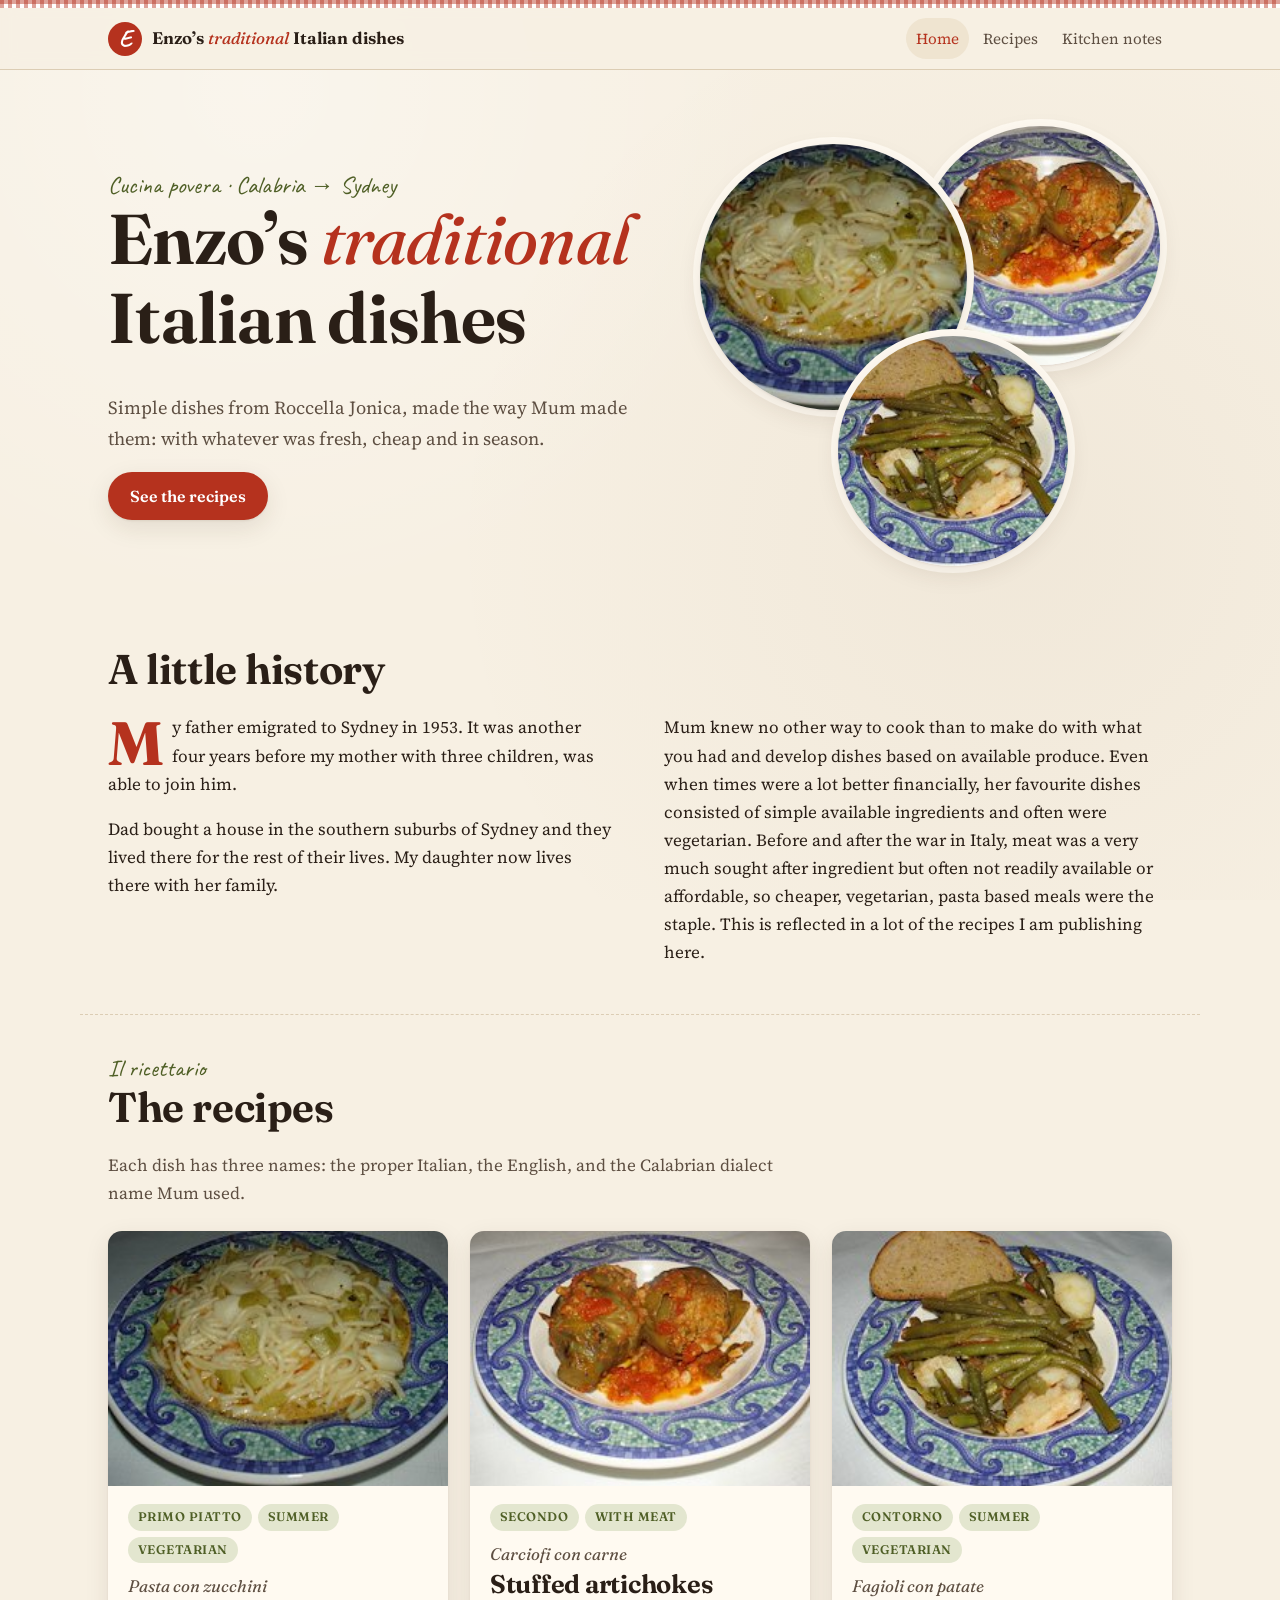
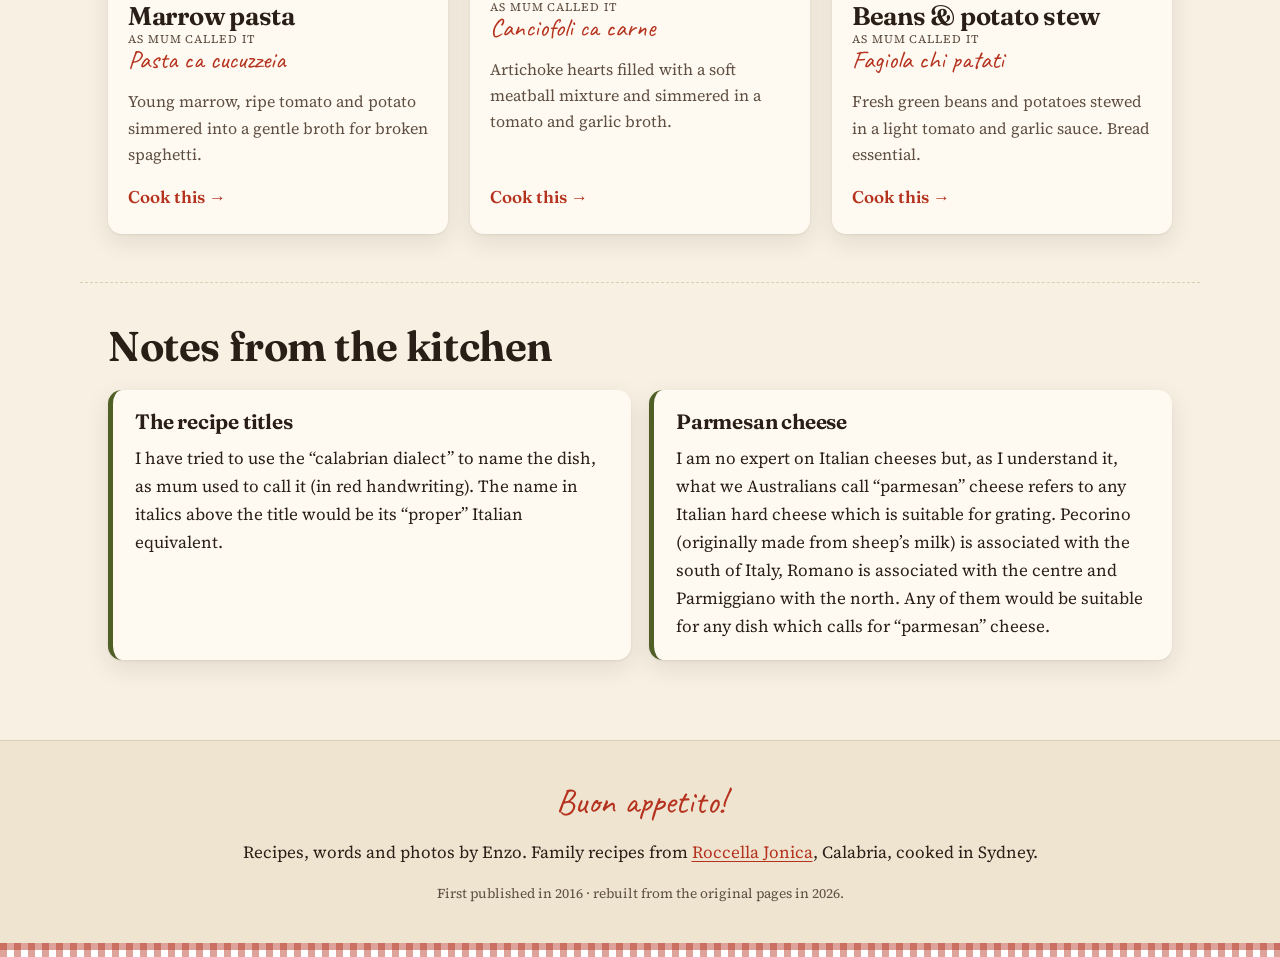
<file: docs/index.html>
<!doctype html>
<html lang="en">
<head>
<meta charset="utf-8">
<meta name="viewport" content="width=device-width, initial-scale=1">
<title>Enzo’s traditional Italian dishes</title>
<meta name="description" content="Traditional Calabrian family recipes from Roccella Jonica, written and photographed by Enzo.">
<meta property="og:title" content="Enzo’s traditional Italian dishes">
<meta property="og:description" content="Traditional Calabrian family recipes from Roccella Jonica, written and photographed by Enzo.">
<link rel="icon" href="assets/favicon.svg" type="image/svg+xml">
<link rel="preconnect" href="https://fonts.googleapis.com">
<link rel="preconnect" href="https://fonts.gstatic.com" crossorigin>
<link href="https://fonts.googleapis.com/css2?family=Caveat:wght@500;700&family=Fraunces:ital,opsz,wght@0,9..144,400..800;1,9..144,400..700&family=Source+Serif+4:ital,opsz,wght@0,8..60,400;0,8..60,600;1,8..60,400&display=swap" rel="stylesheet">
<link rel="stylesheet" href="assets/style.css">
</head>
<body>
<a class="skip" href="#main">Skip to content</a>
<header class="site-header">
  <div class="gingham" aria-hidden="true"></div>
  <div class="bar wrap">
    <a class="brand" href="index.html"><span class="brand-mark" aria-hidden="true">E</span><span>Enzo’s <em>traditional</em> Italian dishes</span></a>
    <nav aria-label="Main"><a href="index.html" aria-current=page>Home</a><a href="index.html#recipes">Recipes</a><a href="index.html#notes">Kitchen notes</a></nav>
  </div>
</header>
<main id="main">
<section class="home-hero wrap">
  <div class="hero-copy">
    <p class="eyebrow">Cucina povera · Calabria → Sydney</p>
    <h1>Enzo’s <em>traditional</em> Italian dishes</h1>
    <p class="lede">Simple dishes from Roccella Jonica, made the way Mum made them: with whatever was fresh, cheap and in season.</p>
    <a class="button" href="#recipes">See the recipes</a>
  </div>
  <div class="hero-plates" aria-hidden="true">
    <span class="plate p0"><img src="images/marrow-pasta/finished.jpg" width="237" height="209" alt=""></span><span class="plate p1"><img src="images/carciofi/finished.jpg" width="237" height="209" alt=""></span><span class="plate p2"><img src="images/beans-and-potato-stew/finished.jpg" width="237" height="209" alt=""></span>
  </div>
</section>

<section class="history wrap" aria-labelledby="history-h">
  <h2 id="history-h">A little history</h2>
  <div class="history-text"><p>My father emigrated to Sydney in 1953. It was another four years before my mother with three children, was able to join him.</p>
<p>Dad bought a house in the southern suburbs of Sydney and they lived there for the rest of their lives. My daughter now lives there with her family.</p>
<p>Mum knew no other way to cook than to make do with what you had and develop dishes based on available produce. Even when times were a lot better financially, her favourite dishes consisted of simple available ingredients and often were vegetarian. Before and after the war in Italy, meat was a very much sought after ingredient but often not readily available or affordable, so cheaper, vegetarian, pasta based meals were the staple. This is reflected in a lot of the recipes I am publishing here.</p></div>
</section>

<section id="recipes" class="recipes wrap" aria-labelledby="recipes-h">
  <div class="section-head">
    <p class="eyebrow">Il ricettario</p>
    <h2 id="recipes-h">The recipes</h2>
    <p>Each dish has three names: the proper Italian, the English, and the Calabrian dialect name Mum used.</p>
  </div>
  <ul class="recipe-grid">
    <li class="recipe-card">
  <a href="marrow-pasta.html">
    <figure><img src="images/marrow-pasta/finished.jpg" width="237" height="209" alt="Marrow pasta" loading="lazy"></figure>
    <div class="card-body">
      <ul class="tags"><li>Primo piatto</li><li>Summer</li><li>Vegetarian</li></ul>
      <div class="names">
  <p class="name-it" lang="it">Pasta con zucchini</p>
  <h3 class="name-en">Marrow pasta</h3>
  <p class="name-dialect" lang="it"><span class="as-mum">as Mum called it</span> Pasta ca cucuzzeia</p>
</div>
      <p class="blurb">Young marrow, ripe tomato and potato simmered into a gentle broth for broken spaghetti.</p>
      <span class="cta">Cook this <span aria-hidden="true">→</span></span>
    </div>
  </a>
</li><li class="recipe-card">
  <a href="carciofi.html">
    <figure><img src="images/carciofi/finished.jpg" width="237" height="209" alt="Stuffed artichokes" loading="lazy"></figure>
    <div class="card-body">
      <ul class="tags"><li>Secondo</li><li>With meat</li></ul>
      <div class="names">
  <p class="name-it" lang="it">Carciofi con carne</p>
  <h3 class="name-en">Stuffed artichokes</h3>
  <p class="name-dialect" lang="it"><span class="as-mum">as Mum called it</span> Canciofoli ca carne</p>
</div>
      <p class="blurb">Artichoke hearts filled with a soft meatball mixture and simmered in a tomato and garlic broth.</p>
      <span class="cta">Cook this <span aria-hidden="true">→</span></span>
    </div>
  </a>
</li><li class="recipe-card">
  <a href="beans-and-potato-stew.html">
    <figure><img src="images/beans-and-potato-stew/finished.jpg" width="237" height="209" alt="Beans &amp; potato stew" loading="lazy"></figure>
    <div class="card-body">
      <ul class="tags"><li>Contorno</li><li>Summer</li><li>Vegetarian</li></ul>
      <div class="names">
  <p class="name-it" lang="it">Fagioli con patate</p>
  <h3 class="name-en">Beans &amp; potato stew</h3>
  <p class="name-dialect" lang="it"><span class="as-mum">as Mum called it</span> Fagiola chi patati</p>
</div>
      <p class="blurb">Fresh green beans and potatoes stewed in a light tomato and garlic sauce. Bread essential.</p>
      <span class="cta">Cook this <span aria-hidden="true">→</span></span>
    </div>
  </a>
</li>
  </ul>
</section>

<section id="notes" class="notes wrap" aria-labelledby="notes-h">
  <h2 id="notes-h">Notes from the kitchen</h2>
  <div class="notes-grid"><div class="note"><h3>The recipe titles</h3><p>I have tried to use the “calabrian dialect” to name the dish, as mum used to call it (in red handwriting). The name in italics above the title would be its “proper” Italian equivalent.</p></div><div class="note"><h3>Parmesan cheese</h3><p>I am no expert on Italian cheeses but, as I understand it, what we Australians call “parmesan” cheese refers to any Italian hard cheese which is suitable for grating. Pecorino (originally made from sheep’s milk) is associated with the south of Italy, Romano is associated with the centre and Parmiggiano with the north. Any of them would be suitable for any dish which calls for “parmesan” cheese.</p></div></div>
</section>
</main>
<footer class="site-footer">
  <div class="wrap">
    <p class="sign">Buon appetito!</p>
    <p>Recipes, words and photos by Enzo. Family recipes from <a href="https://www.comune.roccella.rc.it">Roccella Jonica</a>, Calabria, cooked in Sydney.</p>
    <p class="small">First published in 2016 · rebuilt from the original pages in 2026.</p>
  </div>
  <div class="gingham" aria-hidden="true"></div>
</footer>
<dialog class="lightbox" aria-label="Photo viewer">
  <button class="lb-close" type="button" aria-label="Close">×</button>
  <button class="lb-prev" type="button" aria-label="Previous photo">‹</button>
  <figure><img alt=""><figcaption></figcaption></figure>
  <button class="lb-next" type="button" aria-label="Next photo">›</button>
</dialog>
<script src="assets/site.js" defer></script>
</body>
</html>
</file>
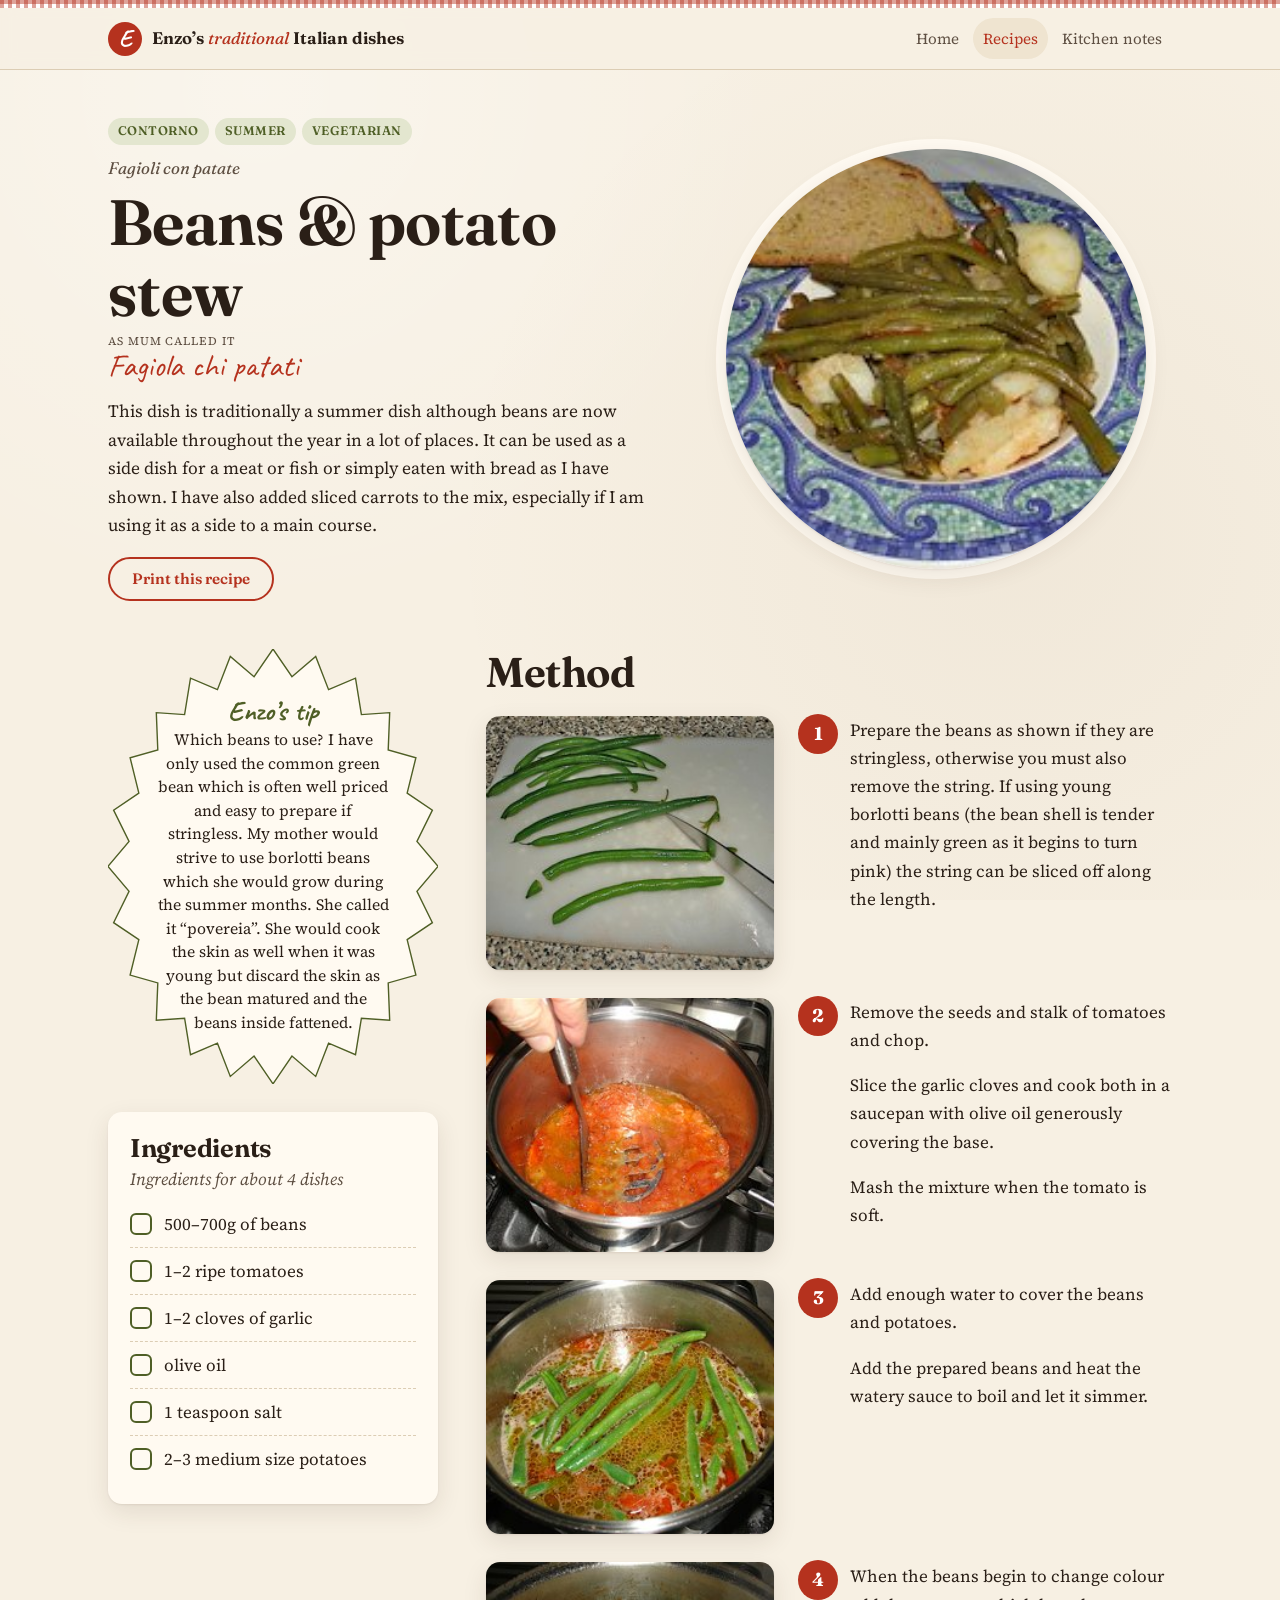
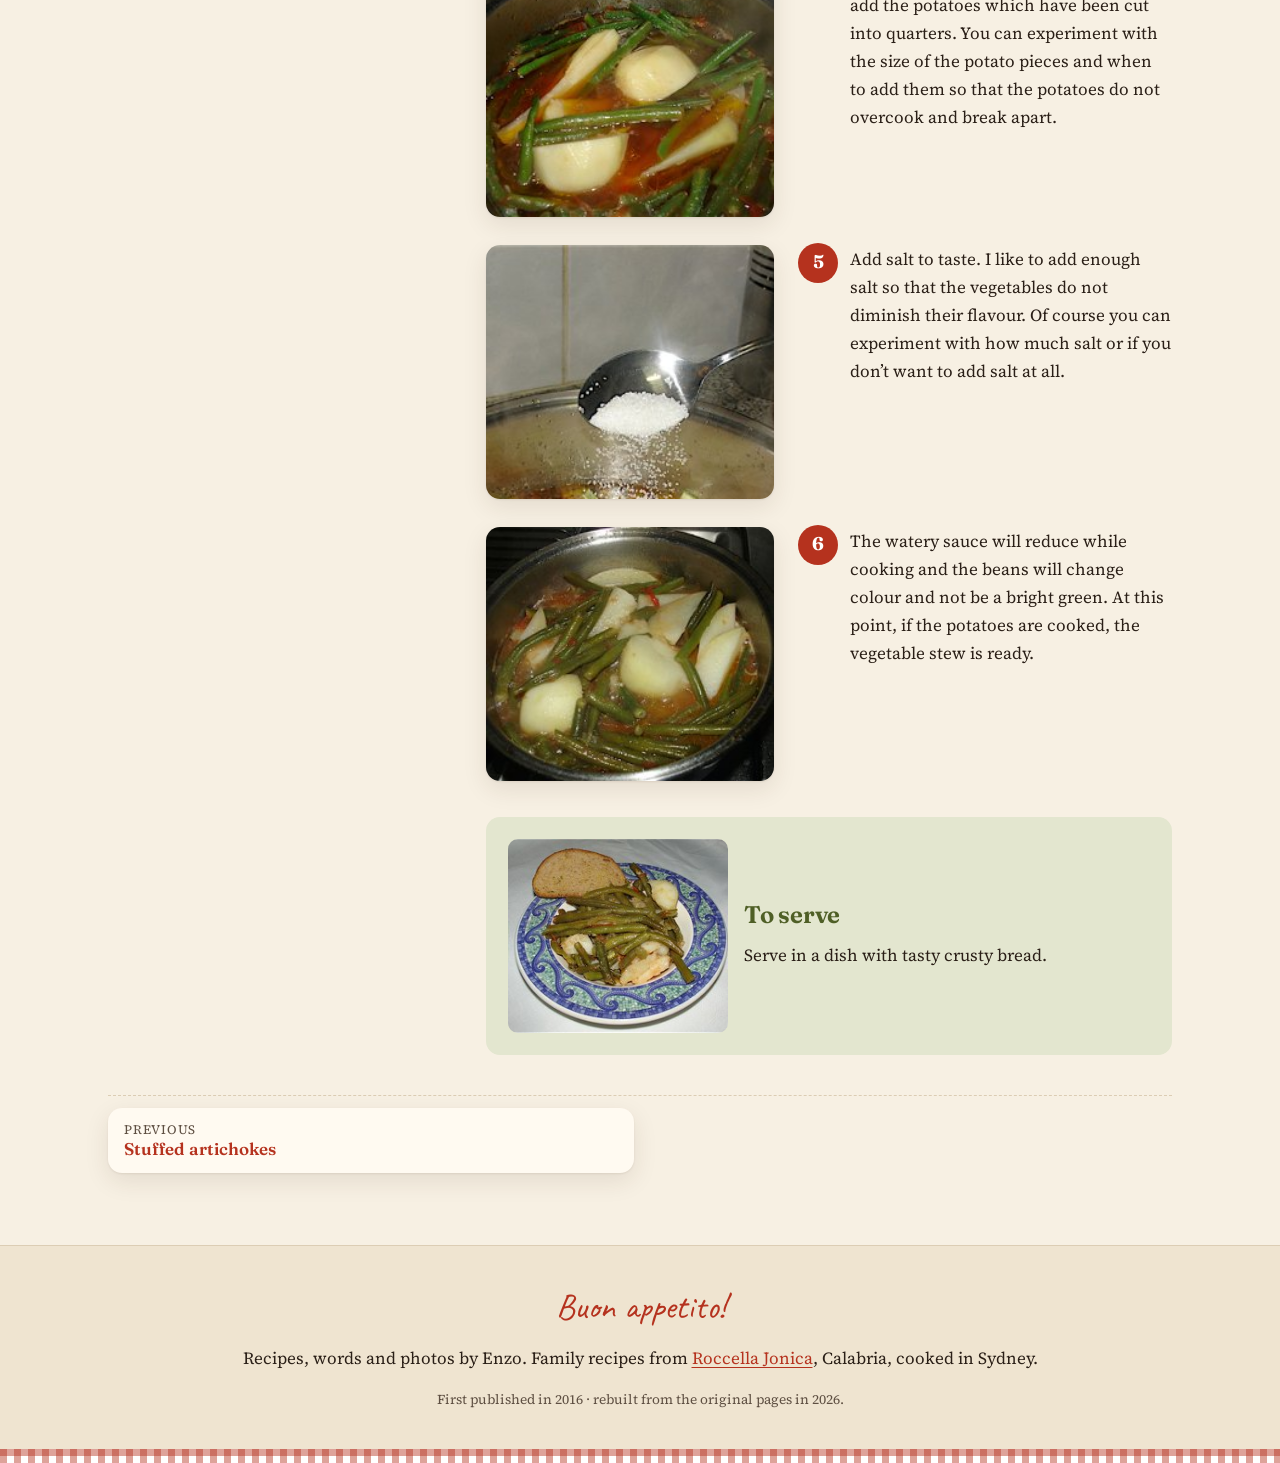
<file: docs/beans-and-potato-stew.html>
<!doctype html>
<html lang="en">
<head>
<meta charset="utf-8">
<meta name="viewport" content="width=device-width, initial-scale=1">
<title>Beans &amp; potato stew · Enzo’s traditional Italian dishes</title>
<meta name="description" content="Beans &amp; potato stew (Fagioli con patate): Fresh green beans and potatoes stewed in a light tomato and garlic sauce. Bread essential.">
<meta property="og:title" content="Beans &amp; potato stew · Enzo’s traditional Italian dishes">
<meta property="og:description" content="Beans &amp; potato stew (Fagioli con patate): Fresh green beans and potatoes stewed in a light tomato and garlic sauce. Bread essential.">
<link rel="icon" href="assets/favicon.svg" type="image/svg+xml">
<link rel="preconnect" href="https://fonts.googleapis.com">
<link rel="preconnect" href="https://fonts.gstatic.com" crossorigin>
<link href="https://fonts.googleapis.com/css2?family=Caveat:wght@500;700&family=Fraunces:ital,opsz,wght@0,9..144,400..800;1,9..144,400..700&family=Source+Serif+4:ital,opsz,wght@0,8..60,400;0,8..60,600;1,8..60,400&display=swap" rel="stylesheet">
<link rel="stylesheet" href="assets/style.css">
</head>
<body>
<a class="skip" href="#main">Skip to content</a>
<header class="site-header">
  <div class="gingham" aria-hidden="true"></div>
  <div class="bar wrap">
    <a class="brand" href="index.html"><span class="brand-mark" aria-hidden="true">E</span><span>Enzo’s <em>traditional</em> Italian dishes</span></a>
    <nav aria-label="Main"><a href="index.html">Home</a><a href="index.html#recipes" aria-current=page>Recipes</a><a href="index.html#notes">Kitchen notes</a></nav>
  </div>
</header>
<main id="main">
<article class="recipe">
  <header class="recipe-hero wrap">
    <div class="recipe-title">
      <ul class="tags"><li>Contorno</li><li>Summer</li><li>Vegetarian</li></ul>
      <div class="names">
  <p class="name-it" lang="it">Fagioli con patate</p>
  <h1 class="name-en">Beans &amp; potato stew</h1>
  <p class="name-dialect" lang="it"><span class="as-mum">as Mum called it</span> Fagiola chi patati</p>
</div>
      <div class="intro"><p>This dish is traditionally a summer dish although beans are now available throughout the year in a lot of places. It can be used as a side dish for a meat or fish or simply eaten with bread as I have shown. I have also added sliced carrots to the mix, especially if I am using it as a side to a main course.</p></div>
      <button class="print-btn" type="button" data-print>Print this recipe</button>
    </div>
    <figure class="hero-plate"><img src="images/beans-and-potato-stew/finished.jpg" width="237" height="209" alt="The finished dish: Beans &amp; potato stew" data-lightbox></figure>
  </header>

  <div class="recipe-body wrap">
    <aside class="ingredients">
      <div class="card">
        <h2>Ingredients</h2>
        <p class="serves">Ingredients for about 4 dishes</p>
        <ul class="ing-list"><li><label><input type="checkbox"> <span>500–700g of beans</span></label></li><li><label><input type="checkbox"> <span>1–2 ripe tomatoes</span></label></li><li><label><input type="checkbox"> <span>1–2 cloves of garlic</span></label></li><li><label><input type="checkbox"> <span>olive oil</span></label></li><li><label><input type="checkbox"> <span>1 teaspoon salt</span></label></li><li><label><input type="checkbox"> <span>2–3 medium size potatoes</span></label></li></ul>
      </div>
      <div class="tip">
        <svg class="burst" viewBox="0 0 100 100" preserveAspectRatio="none" aria-hidden="true"><polygon points="50.00,0.00 55.74,6.38 62.94,1.70 66.84,9.35 75.00,6.70 76.79,15.09 85.36,14.64 84.91,23.21 93.30,25.00 90.65,33.16 98.30,37.06 93.62,44.26 100.00,50.00 93.62,55.74 98.30,62.94 90.65,66.84 93.30,75.00 84.91,76.79 85.36,85.36 76.79,84.91 75.00,93.30 66.84,90.65 62.94,98.30 55.74,93.62 50.00,100.00 44.26,93.62 37.06,98.30 33.16,90.65 25.00,93.30 23.21,84.91 14.64,85.36 15.09,76.79 6.70,75.00 9.35,66.84 1.70,62.94 6.38,55.74 0.00,50.00 6.38,44.26 1.70,37.06 9.35,33.16 6.70,25.00 15.09,23.21 14.64,14.64 23.21,15.09 25.00,6.70 33.16,9.35 37.06,1.70 44.26,6.38"/></svg>
        <div class="tip-inner"><p class="tip-label">Enzo’s tip</p><p>Which beans to use? I have only used the common green bean which is often well priced and easy to prepare if stringless. My mother would strive to use borlotti beans which she would grow during the summer months. She called it “povereia”. She would cook the skin as well when it was young but discard the skin as the bean matured and the beans inside fattened.</p></div>
      </div>
    </aside>

    <section class="method" aria-labelledby="method-h">
      <h2 id="method-h">Method</h2>
      <ol class="steps">
        <li class="step">
  <figure class="step-photo"><img src="images/beans-and-potato-stew/step-01.jpg" width="237" height="209" alt="Step 1: Prepare the beans as shown if they are stringless, otherwise you must also remove the stri…" loading="lazy" data-lightbox></figure>
  <div class="step-text"><span class="step-num" aria-hidden="true">1</span><p>Prepare the beans as shown if they are stringless, otherwise you must also remove the string. If using young borlotti beans (the bean shell is tender and mainly green as it begins to turn pink) the string can be sliced off along the length.</p></div>
</li><li class="step">
  <figure class="step-photo"><img src="images/beans-and-potato-stew/step-02.jpg" width="237" height="209" alt="Step 2: Remove the seeds and stalk of tomatoes and chop." loading="lazy" data-lightbox></figure>
  <div class="step-text"><span class="step-num" aria-hidden="true">2</span><p>Remove the seeds and stalk of tomatoes and chop.</p>
<p>Slice the garlic cloves and cook both in a saucepan with olive oil generously covering the base.</p>
<p>Mash the mixture when the tomato is soft.</p></div>
</li><li class="step">
  <figure class="step-photo"><img src="images/beans-and-potato-stew/step-03.jpg" width="237" height="209" alt="Step 3: Add enough water to cover the beans and potatoes." loading="lazy" data-lightbox></figure>
  <div class="step-text"><span class="step-num" aria-hidden="true">3</span><p>Add enough water to cover the beans and potatoes.</p>
<p>Add the prepared beans and heat the watery sauce to boil and let it simmer.</p></div>
</li><li class="step">
  <figure class="step-photo"><img src="images/beans-and-potato-stew/step-04.jpg" width="237" height="209" alt="Step 4: When the beans begin to change colour add the potatoes which have been cut into quarters. …" loading="lazy" data-lightbox></figure>
  <div class="step-text"><span class="step-num" aria-hidden="true">4</span><p>When the beans begin to change colour add the potatoes which have been cut into quarters. You can experiment with the size of the potato pieces and when to add them so that the potatoes do not overcook and break apart.</p></div>
</li><li class="step">
  <figure class="step-photo"><img src="images/beans-and-potato-stew/step-05.jpg" width="237" height="201" alt="Step 5: Add salt to taste. I like to add enough salt so that the vegetables do not diminish their …" loading="lazy" data-lightbox></figure>
  <div class="step-text"><span class="step-num" aria-hidden="true">5</span><p>Add salt to taste. I like to add enough salt so that the vegetables do not diminish their flavour. Of course you can experiment with how much salt or if you don’t want to add salt at all.</p></div>
</li><li class="step">
  <figure class="step-photo"><img src="images/beans-and-potato-stew/step-06.jpg" width="237" height="209" alt="Step 6: The watery sauce will reduce while cooking and the beans will change colour and not be a b…" loading="lazy" data-lightbox></figure>
  <div class="step-text"><span class="step-num" aria-hidden="true">6</span><p>The watery sauce will reduce while cooking and the beans will change colour and not be a bright green. At this point, if the potatoes are cooked, the vegetable stew is ready.</p></div>
</li>
      </ol>
      <div class="serve">
        <figure><img src="images/beans-and-potato-stew/finished.jpg" width="237" height="209" alt="Ready to eat: Beans &amp; potato stew" loading="lazy" data-lightbox></figure>
        <div><h3>To serve</h3><p>Serve in a dish with tasty crusty bread.</p></div>
      </div>
    </section>
  </div>
  <div class="wrap"><nav class="prevnext" aria-label="More recipes"><a class="prev" href="carciofi.html"><small>Previous</small>Stuffed artichokes</a><span></span></nav></div>
</article>
</main>
<footer class="site-footer">
  <div class="wrap">
    <p class="sign">Buon appetito!</p>
    <p>Recipes, words and photos by Enzo. Family recipes from <a href="https://www.comune.roccella.rc.it">Roccella Jonica</a>, Calabria, cooked in Sydney.</p>
    <p class="small">First published in 2016 · rebuilt from the original pages in 2026.</p>
  </div>
  <div class="gingham" aria-hidden="true"></div>
</footer>
<dialog class="lightbox" aria-label="Photo viewer">
  <button class="lb-close" type="button" aria-label="Close">×</button>
  <button class="lb-prev" type="button" aria-label="Previous photo">‹</button>
  <figure><img alt=""><figcaption></figcaption></figure>
  <button class="lb-next" type="button" aria-label="Next photo">›</button>
</dialog>
<script src="assets/site.js" defer></script>
</body>
</html>
</file>
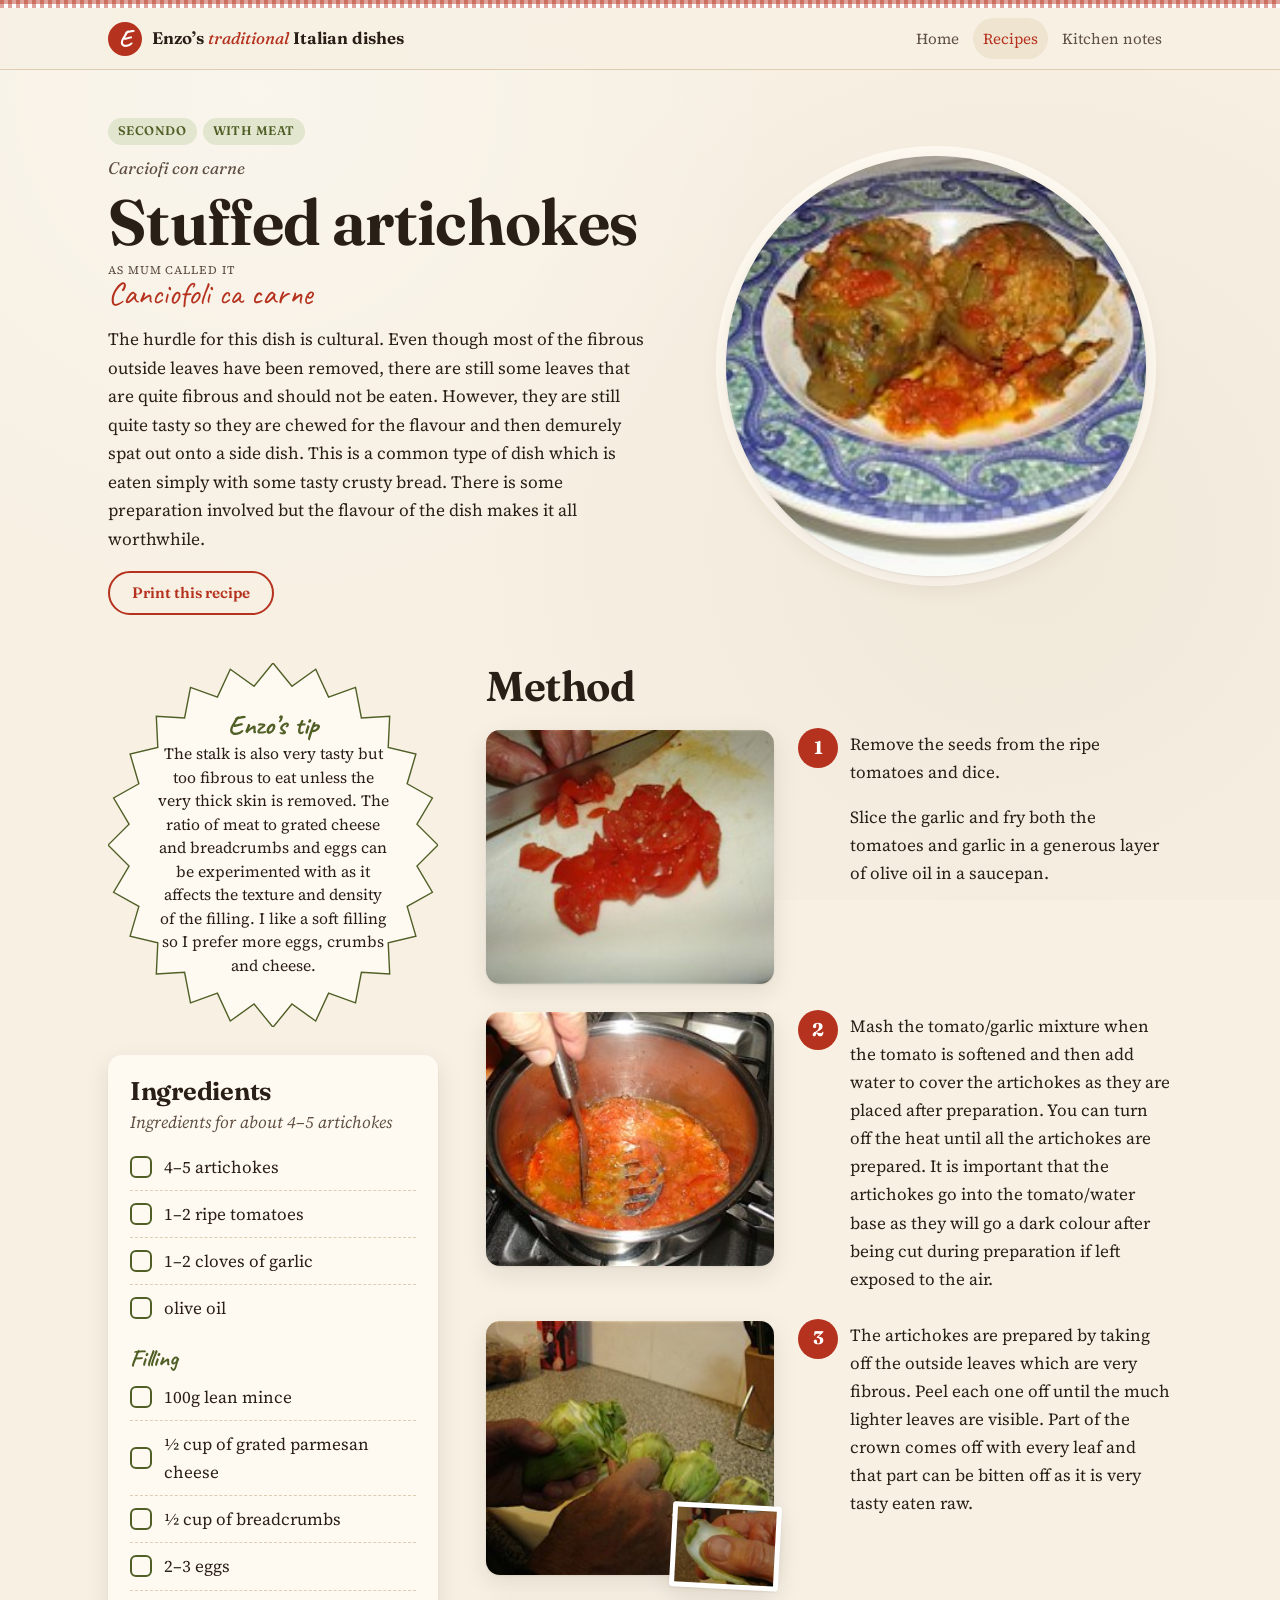
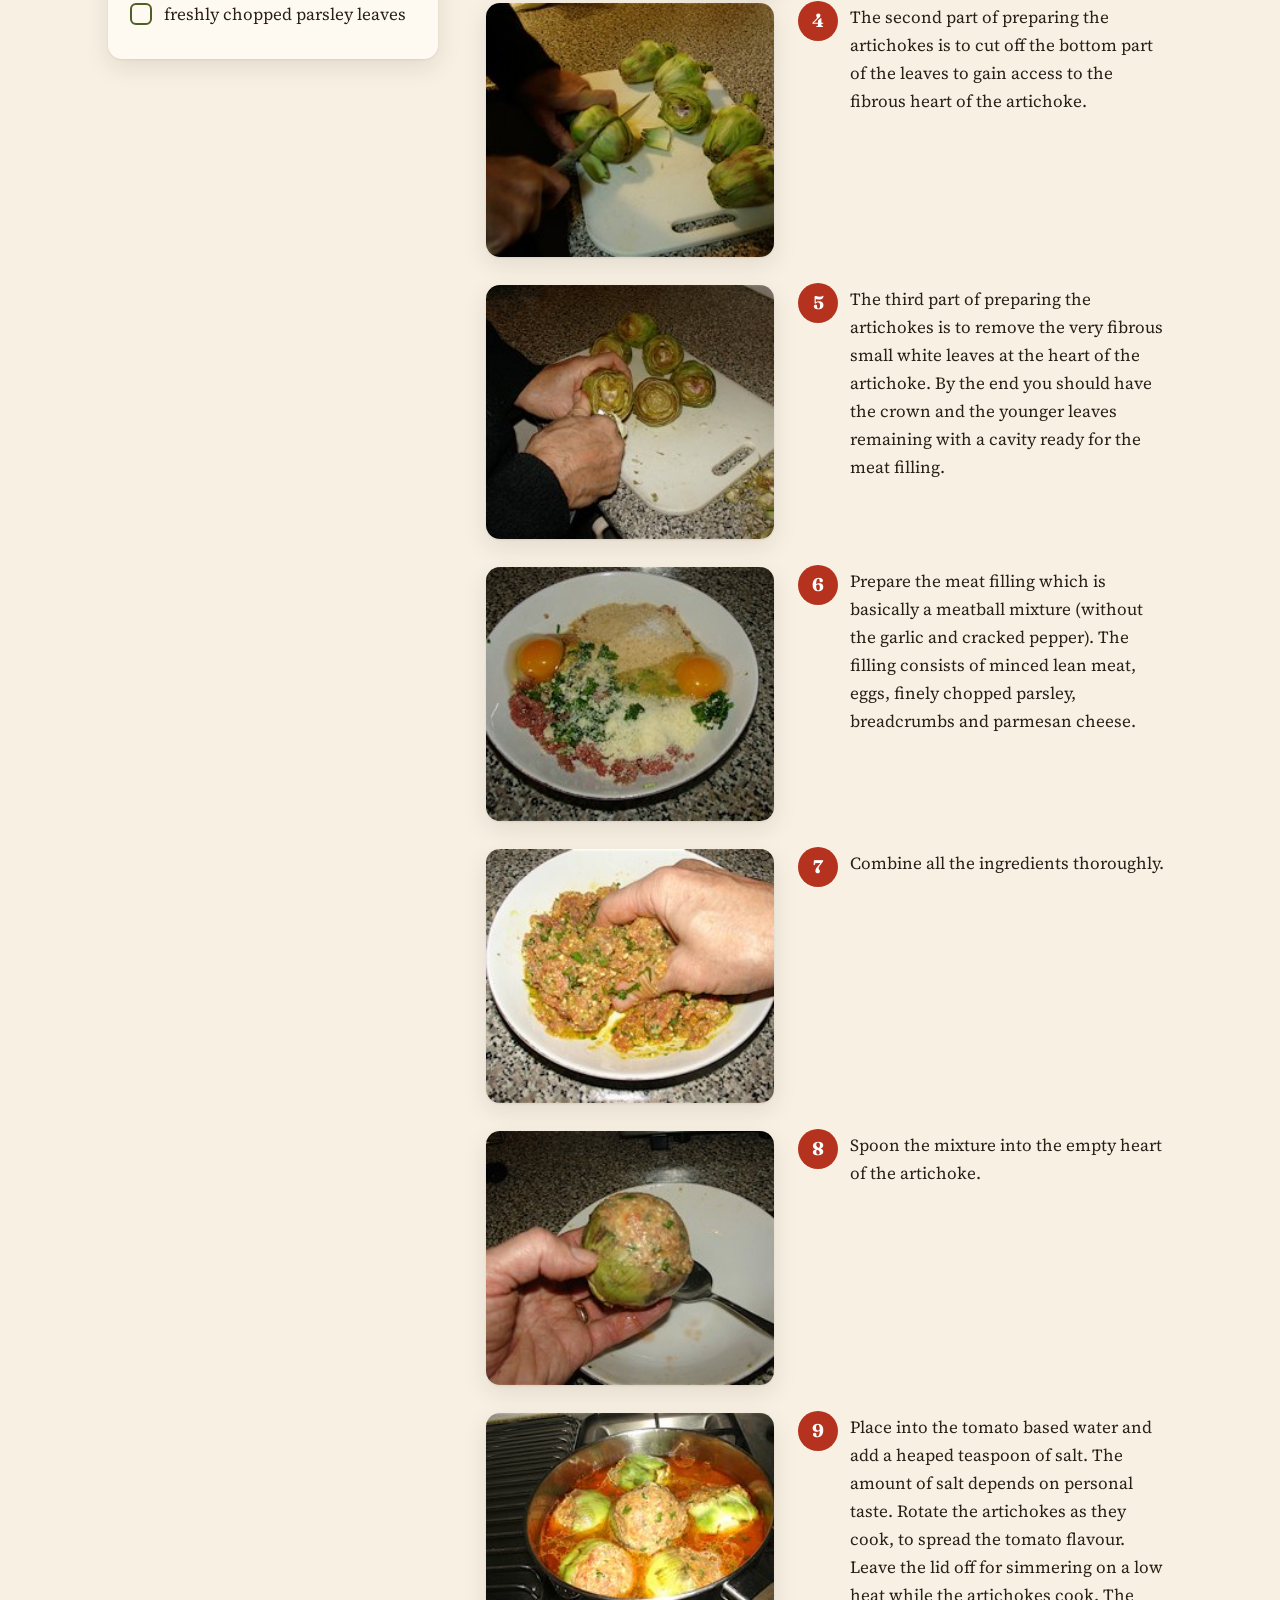
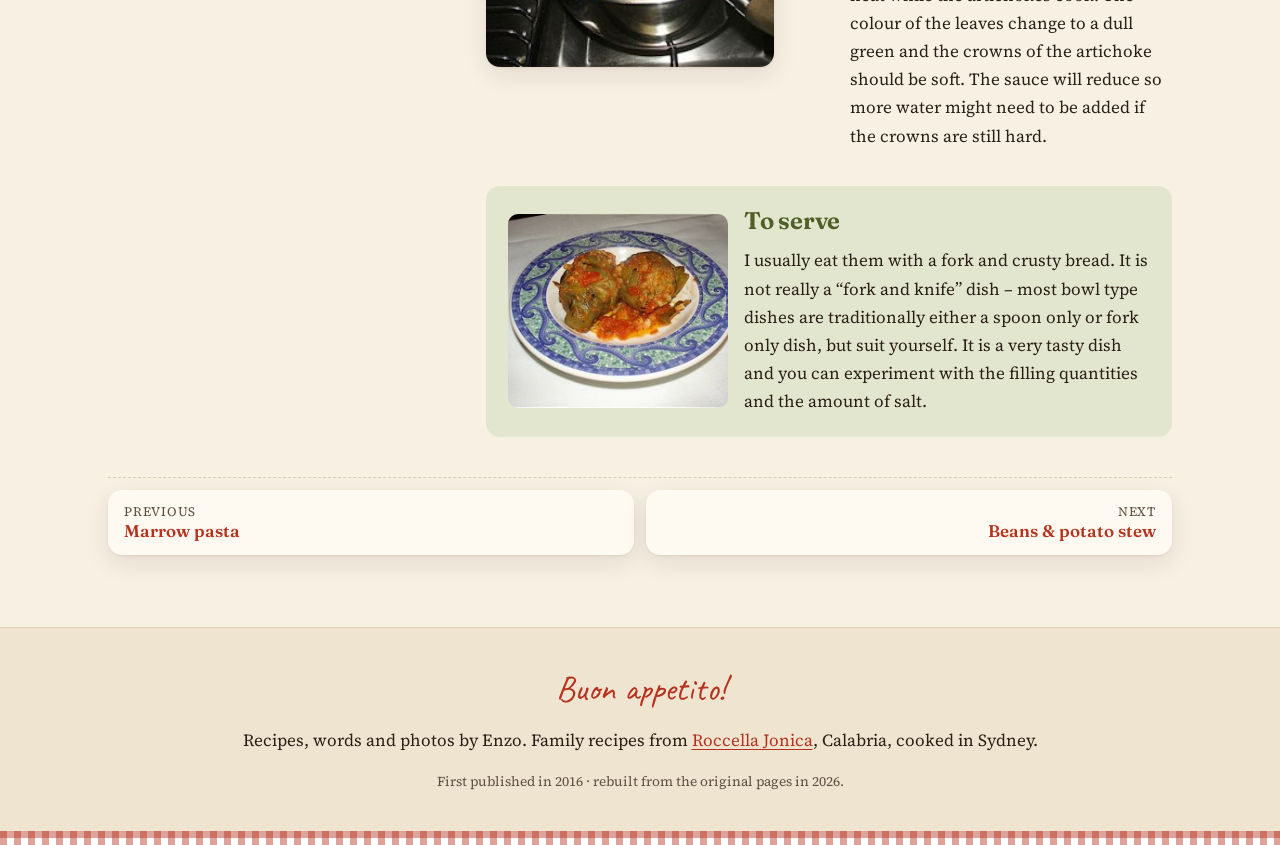
<file: docs/carciofi.html>
<!doctype html>
<html lang="en">
<head>
<meta charset="utf-8">
<meta name="viewport" content="width=device-width, initial-scale=1">
<title>Stuffed artichokes · Enzo’s traditional Italian dishes</title>
<meta name="description" content="Stuffed artichokes (Carciofi con carne): Artichoke hearts filled with a soft meatball mixture and simmered in a tomato and garlic broth.">
<meta property="og:title" content="Stuffed artichokes · Enzo’s traditional Italian dishes">
<meta property="og:description" content="Stuffed artichokes (Carciofi con carne): Artichoke hearts filled with a soft meatball mixture and simmered in a tomato and garlic broth.">
<link rel="icon" href="assets/favicon.svg" type="image/svg+xml">
<link rel="preconnect" href="https://fonts.googleapis.com">
<link rel="preconnect" href="https://fonts.gstatic.com" crossorigin>
<link href="https://fonts.googleapis.com/css2?family=Caveat:wght@500;700&family=Fraunces:ital,opsz,wght@0,9..144,400..800;1,9..144,400..700&family=Source+Serif+4:ital,opsz,wght@0,8..60,400;0,8..60,600;1,8..60,400&display=swap" rel="stylesheet">
<link rel="stylesheet" href="assets/style.css">
</head>
<body>
<a class="skip" href="#main">Skip to content</a>
<header class="site-header">
  <div class="gingham" aria-hidden="true"></div>
  <div class="bar wrap">
    <a class="brand" href="index.html"><span class="brand-mark" aria-hidden="true">E</span><span>Enzo’s <em>traditional</em> Italian dishes</span></a>
    <nav aria-label="Main"><a href="index.html">Home</a><a href="index.html#recipes" aria-current=page>Recipes</a><a href="index.html#notes">Kitchen notes</a></nav>
  </div>
</header>
<main id="main">
<article class="recipe">
  <header class="recipe-hero wrap">
    <div class="recipe-title">
      <ul class="tags"><li>Secondo</li><li>With meat</li></ul>
      <div class="names">
  <p class="name-it" lang="it">Carciofi con carne</p>
  <h1 class="name-en">Stuffed artichokes</h1>
  <p class="name-dialect" lang="it"><span class="as-mum">as Mum called it</span> Canciofoli ca carne</p>
</div>
      <div class="intro"><p>The hurdle for this dish is cultural. Even though most of the fibrous outside leaves have been removed, there are still some leaves that are quite fibrous and should not be eaten. However, they are still quite tasty so they are chewed for the flavour and then demurely spat out onto a side dish. This is a common type of dish which is eaten simply with some tasty crusty bread. There is some preparation involved but the flavour of the dish makes it all worthwhile.</p></div>
      <button class="print-btn" type="button" data-print>Print this recipe</button>
    </div>
    <figure class="hero-plate"><img src="images/carciofi/finished.jpg" width="237" height="209" alt="The finished dish: Stuffed artichokes" data-lightbox></figure>
  </header>

  <div class="recipe-body wrap">
    <aside class="ingredients">
      <div class="card">
        <h2>Ingredients</h2>
        <p class="serves">Ingredients for about 4–5 artichokes</p>
        <ul class="ing-list"><li><label><input type="checkbox"> <span>4–5 artichokes</span></label></li><li><label><input type="checkbox"> <span>1–2 ripe tomatoes</span></label></li><li><label><input type="checkbox"> <span>1–2 cloves of garlic</span></label></li><li><label><input type="checkbox"> <span>olive oil</span></label></li></ul><h3>Filling</h3><ul class="ing-list"><li><label><input type="checkbox"> <span>100g lean mince</span></label></li><li><label><input type="checkbox"> <span>½ cup of grated parmesan cheese</span></label></li><li><label><input type="checkbox"> <span>½ cup of breadcrumbs</span></label></li><li><label><input type="checkbox"> <span>2–3 eggs</span></label></li><li><label><input type="checkbox"> <span>freshly chopped parsley leaves</span></label></li></ul>
      </div>
      <div class="tip">
        <svg class="burst" viewBox="0 0 100 100" preserveAspectRatio="none" aria-hidden="true"><polygon points="50.00,0.00 55.74,6.38 62.94,1.70 66.84,9.35 75.00,6.70 76.79,15.09 85.36,14.64 84.91,23.21 93.30,25.00 90.65,33.16 98.30,37.06 93.62,44.26 100.00,50.00 93.62,55.74 98.30,62.94 90.65,66.84 93.30,75.00 84.91,76.79 85.36,85.36 76.79,84.91 75.00,93.30 66.84,90.65 62.94,98.30 55.74,93.62 50.00,100.00 44.26,93.62 37.06,98.30 33.16,90.65 25.00,93.30 23.21,84.91 14.64,85.36 15.09,76.79 6.70,75.00 9.35,66.84 1.70,62.94 6.38,55.74 0.00,50.00 6.38,44.26 1.70,37.06 9.35,33.16 6.70,25.00 15.09,23.21 14.64,14.64 23.21,15.09 25.00,6.70 33.16,9.35 37.06,1.70 44.26,6.38"/></svg>
        <div class="tip-inner"><p class="tip-label">Enzo’s tip</p><p>The stalk is also very tasty but too fibrous to eat unless the very thick skin is removed. The ratio of meat to grated cheese and breadcrumbs and eggs can be experimented with as it affects the texture and density of the filling. I like a soft filling so I prefer more eggs, crumbs and cheese.</p></div>
      </div>
    </aside>

    <section class="method" aria-labelledby="method-h">
      <h2 id="method-h">Method</h2>
      <ol class="steps">
        <li class="step">
  <figure class="step-photo"><img src="images/carciofi/step-01.jpg" width="237" height="209" alt="Step 1: Remove the seeds from the ripe tomatoes and dice." loading="lazy" data-lightbox></figure>
  <div class="step-text"><span class="step-num" aria-hidden="true">1</span><p>Remove the seeds from the ripe tomatoes and dice.</p>
<p>Slice the garlic and fry both the tomatoes and garlic in a generous layer of olive oil in a saucepan.</p></div>
</li><li class="step">
  <figure class="step-photo"><img src="images/carciofi/step-02.jpg" width="237" height="209" alt="Step 2: Mash the tomato/garlic mixture when the tomato is softened and then add water to cover the…" loading="lazy" data-lightbox></figure>
  <div class="step-text"><span class="step-num" aria-hidden="true">2</span><p>Mash the tomato/garlic mixture when the tomato is softened and then add water to cover the artichokes as they are placed after preparation. You can turn off the heat until all the artichokes are prepared. It is important that the artichokes go into the tomato/water base as they will go a dark colour after being cut during preparation if left exposed to the air.</p></div>
</li><li class="step">
  <figure class="step-photo"><img src="images/carciofi/step-03.jpg" width="237" height="209" alt="Step 3: The artichokes are prepared by taking off the outside leaves which are very fibrous. Peel …" loading="lazy" data-lightbox><span class="inset"><img src="images/carciofi/step-03-detail.jpg" width="136" height="102" alt="Close-up of a peeled artichoke leaf" loading="lazy" class="inset-img" data-lightbox></span></figure>
  <div class="step-text"><span class="step-num" aria-hidden="true">3</span><p>The artichokes are prepared by taking off the outside leaves which are very fibrous. Peel each one off until the much lighter leaves are visible. Part of the crown comes off with every leaf and that part can be bitten off as it is very tasty eaten raw.</p></div>
</li><li class="step">
  <figure class="step-photo"><img src="images/carciofi/step-04.jpg" width="237" height="209" alt="Step 4: The second part of preparing the artichokes is to cut off the bottom part of the leaves to…" loading="lazy" data-lightbox></figure>
  <div class="step-text"><span class="step-num" aria-hidden="true">4</span><p>The second part of preparing the artichokes is to cut off the bottom part of the leaves to gain access to the fibrous heart of the artichoke.</p></div>
</li><li class="step">
  <figure class="step-photo"><img src="images/carciofi/step-05.jpg" width="237" height="209" alt="Step 5: The third part of preparing the artichokes is to remove the very fibrous small white leave…" loading="lazy" data-lightbox></figure>
  <div class="step-text"><span class="step-num" aria-hidden="true">5</span><p>The third part of preparing the artichokes is to remove the very fibrous small white leaves at the heart of the artichoke. By the end you should have the crown and the younger leaves remaining with a cavity ready for the meat filling.</p></div>
</li><li class="step">
  <figure class="step-photo"><img src="images/carciofi/step-06.jpg" width="237" height="209" alt="Step 6: Prepare the meat filling which is basically a meatball mixture (without the garlic and cra…" loading="lazy" data-lightbox></figure>
  <div class="step-text"><span class="step-num" aria-hidden="true">6</span><p>Prepare the meat filling which is basically a meatball mixture (without the garlic and cracked pepper). The filling consists of minced lean meat, eggs, finely chopped parsley, breadcrumbs and parmesan cheese.</p></div>
</li><li class="step">
  <figure class="step-photo"><img src="images/carciofi/step-07.jpg" width="237" height="209" alt="Step 7: Combine all the ingredients thoroughly." loading="lazy" data-lightbox></figure>
  <div class="step-text"><span class="step-num" aria-hidden="true">7</span><p>Combine all the ingredients thoroughly.</p></div>
</li><li class="step">
  <figure class="step-photo"><img src="images/carciofi/step-08.jpg" width="237" height="209" alt="Step 8: Spoon the mixture into the empty heart of the artichoke." loading="lazy" data-lightbox></figure>
  <div class="step-text"><span class="step-num" aria-hidden="true">8</span><p>Spoon the mixture into the empty heart of the artichoke.</p></div>
</li><li class="step">
  <figure class="step-photo"><img src="images/carciofi/step-09.jpg" width="237" height="209" alt="Step 9: Place into the tomato based water and add a heaped teaspoon of salt. The amount of salt de…" loading="lazy" data-lightbox></figure>
  <div class="step-text"><span class="step-num" aria-hidden="true">9</span><p>Place into the tomato based water and add a heaped teaspoon of salt. The amount of salt depends on personal taste. Rotate the artichokes as they cook, to spread the tomato flavour. Leave the lid off for simmering on a low heat while the artichokes cook. The colour of the leaves change to a dull green and the crowns of the artichoke should be soft. The sauce will reduce so more water might need to be added if the crowns are still hard.</p></div>
</li>
      </ol>
      <div class="serve">
        <figure><img src="images/carciofi/finished.jpg" width="237" height="209" alt="Ready to eat: Stuffed artichokes" loading="lazy" data-lightbox></figure>
        <div><h3>To serve</h3><p>I usually eat them with a fork and crusty bread. It is not really a “fork and knife” dish – most bowl type dishes are traditionally either a spoon only or fork only dish, but suit yourself. It is a very tasty dish and you can experiment with the filling quantities and the amount of salt.</p></div>
      </div>
    </section>
  </div>
  <div class="wrap"><nav class="prevnext" aria-label="More recipes"><a class="prev" href="marrow-pasta.html"><small>Previous</small>Marrow pasta</a><a class="next" href="beans-and-potato-stew.html"><small>Next</small>Beans &amp; potato stew</a></nav></div>
</article>
</main>
<footer class="site-footer">
  <div class="wrap">
    <p class="sign">Buon appetito!</p>
    <p>Recipes, words and photos by Enzo. Family recipes from <a href="https://www.comune.roccella.rc.it">Roccella Jonica</a>, Calabria, cooked in Sydney.</p>
    <p class="small">First published in 2016 · rebuilt from the original pages in 2026.</p>
  </div>
  <div class="gingham" aria-hidden="true"></div>
</footer>
<dialog class="lightbox" aria-label="Photo viewer">
  <button class="lb-close" type="button" aria-label="Close">×</button>
  <button class="lb-prev" type="button" aria-label="Previous photo">‹</button>
  <figure><img alt=""><figcaption></figcaption></figure>
  <button class="lb-next" type="button" aria-label="Next photo">›</button>
</dialog>
<script src="assets/site.js" defer></script>
</body>
</html>
</file>
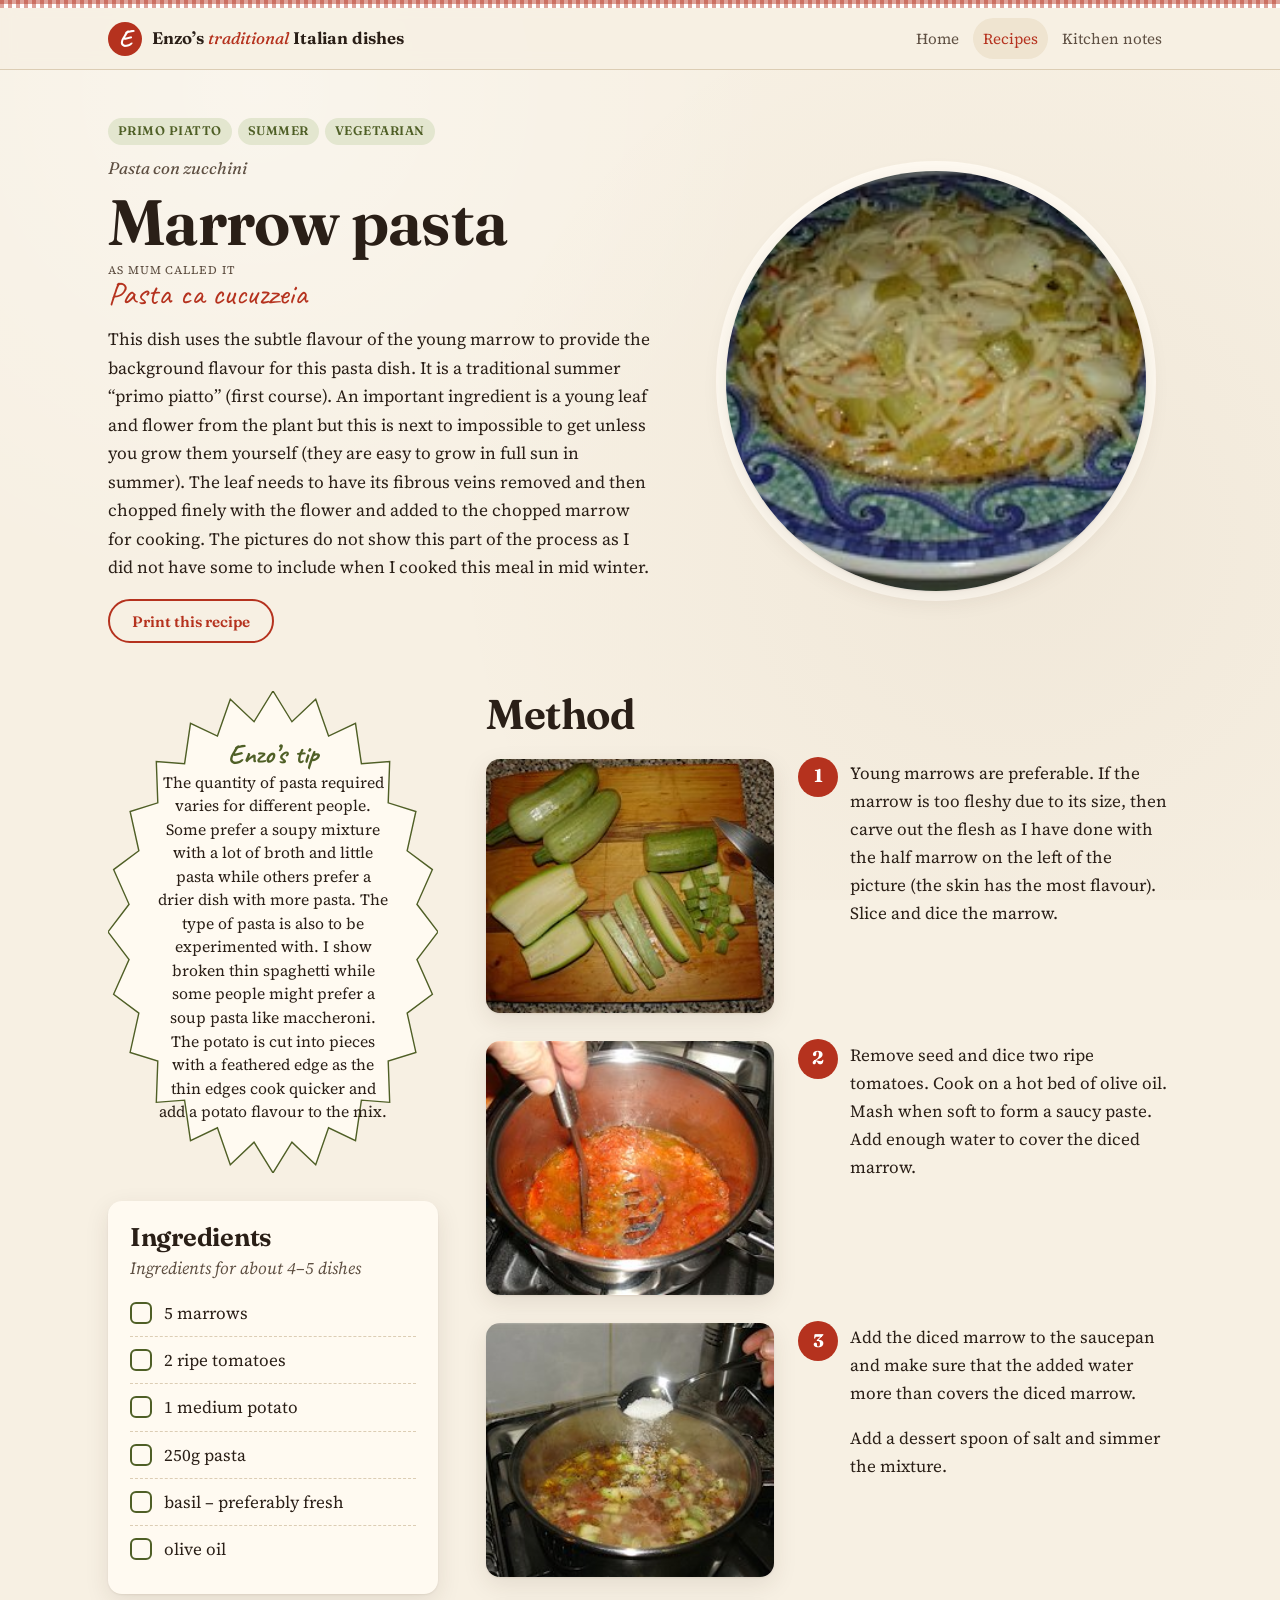
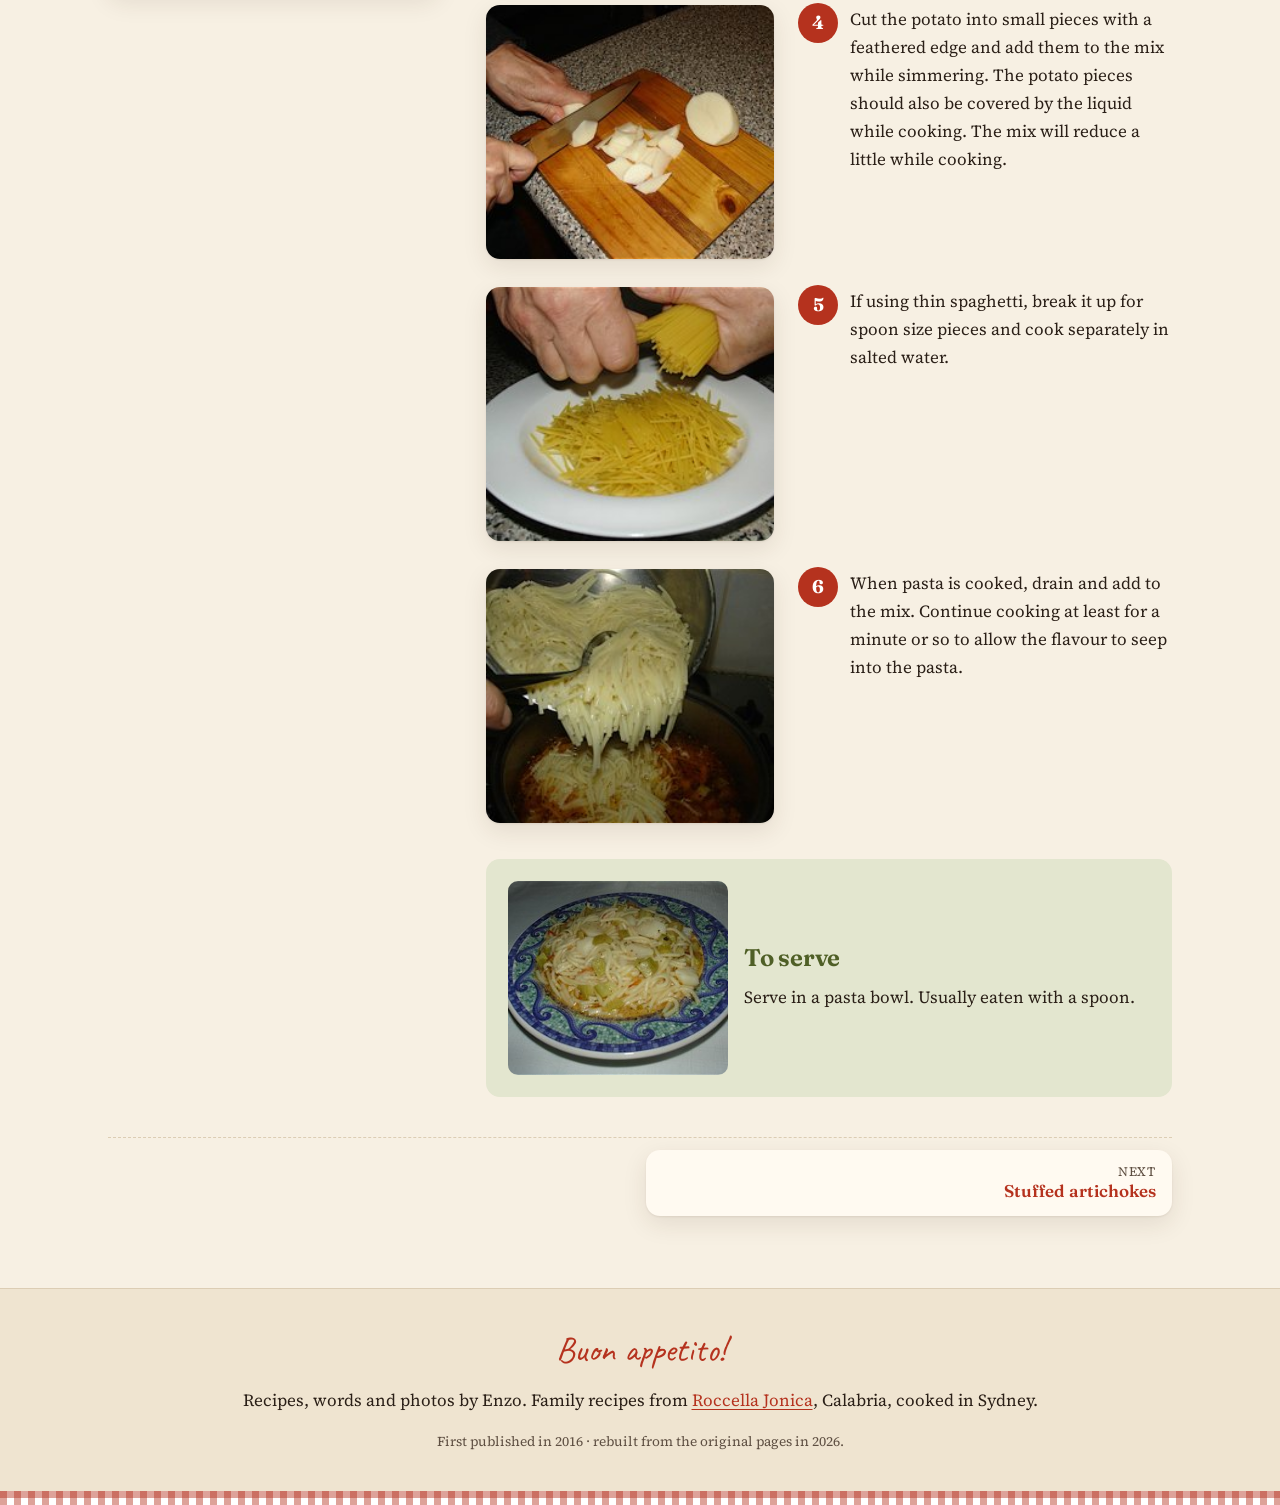
<file: docs/marrow-pasta.html>
<!doctype html>
<html lang="en">
<head>
<meta charset="utf-8">
<meta name="viewport" content="width=device-width, initial-scale=1">
<title>Marrow pasta · Enzo’s traditional Italian dishes</title>
<meta name="description" content="Marrow pasta (Pasta con zucchini): Young marrow, ripe tomato and potato simmered into a gentle broth for broken spaghetti.">
<meta property="og:title" content="Marrow pasta · Enzo’s traditional Italian dishes">
<meta property="og:description" content="Marrow pasta (Pasta con zucchini): Young marrow, ripe tomato and potato simmered into a gentle broth for broken spaghetti.">
<link rel="icon" href="assets/favicon.svg" type="image/svg+xml">
<link rel="preconnect" href="https://fonts.googleapis.com">
<link rel="preconnect" href="https://fonts.gstatic.com" crossorigin>
<link href="https://fonts.googleapis.com/css2?family=Caveat:wght@500;700&family=Fraunces:ital,opsz,wght@0,9..144,400..800;1,9..144,400..700&family=Source+Serif+4:ital,opsz,wght@0,8..60,400;0,8..60,600;1,8..60,400&display=swap" rel="stylesheet">
<link rel="stylesheet" href="assets/style.css">
</head>
<body>
<a class="skip" href="#main">Skip to content</a>
<header class="site-header">
  <div class="gingham" aria-hidden="true"></div>
  <div class="bar wrap">
    <a class="brand" href="index.html"><span class="brand-mark" aria-hidden="true">E</span><span>Enzo’s <em>traditional</em> Italian dishes</span></a>
    <nav aria-label="Main"><a href="index.html">Home</a><a href="index.html#recipes" aria-current=page>Recipes</a><a href="index.html#notes">Kitchen notes</a></nav>
  </div>
</header>
<main id="main">
<article class="recipe">
  <header class="recipe-hero wrap">
    <div class="recipe-title">
      <ul class="tags"><li>Primo piatto</li><li>Summer</li><li>Vegetarian</li></ul>
      <div class="names">
  <p class="name-it" lang="it">Pasta con zucchini</p>
  <h1 class="name-en">Marrow pasta</h1>
  <p class="name-dialect" lang="it"><span class="as-mum">as Mum called it</span> Pasta ca cucuzzeia</p>
</div>
      <div class="intro"><p>This dish uses the subtle flavour of the young marrow to provide the background flavour for this pasta dish. It is a traditional summer “primo piatto” (first course). An important ingredient is a young leaf and flower from the plant but this is next to impossible to get unless you grow them yourself (they are easy to grow in full sun in summer). The leaf needs to have its fibrous veins removed and then chopped finely with the flower and added to the chopped marrow for cooking. The pictures do not show this part of the process as I did not have some to include when I cooked this meal in mid winter.</p></div>
      <button class="print-btn" type="button" data-print>Print this recipe</button>
    </div>
    <figure class="hero-plate"><img src="images/marrow-pasta/finished.jpg" width="237" height="209" alt="The finished dish: Marrow pasta" data-lightbox></figure>
  </header>

  <div class="recipe-body wrap">
    <aside class="ingredients">
      <div class="card">
        <h2>Ingredients</h2>
        <p class="serves">Ingredients for about 4–5 dishes</p>
        <ul class="ing-list"><li><label><input type="checkbox"> <span>5 marrows</span></label></li><li><label><input type="checkbox"> <span>2 ripe tomatoes</span></label></li><li><label><input type="checkbox"> <span>1 medium potato</span></label></li><li><label><input type="checkbox"> <span>250g pasta</span></label></li><li><label><input type="checkbox"> <span>basil – preferably fresh</span></label></li><li><label><input type="checkbox"> <span>olive oil</span></label></li></ul>
      </div>
      <div class="tip">
        <svg class="burst" viewBox="0 0 100 100" preserveAspectRatio="none" aria-hidden="true"><polygon points="50.00,0.00 55.74,6.38 62.94,1.70 66.84,9.35 75.00,6.70 76.79,15.09 85.36,14.64 84.91,23.21 93.30,25.00 90.65,33.16 98.30,37.06 93.62,44.26 100.00,50.00 93.62,55.74 98.30,62.94 90.65,66.84 93.30,75.00 84.91,76.79 85.36,85.36 76.79,84.91 75.00,93.30 66.84,90.65 62.94,98.30 55.74,93.62 50.00,100.00 44.26,93.62 37.06,98.30 33.16,90.65 25.00,93.30 23.21,84.91 14.64,85.36 15.09,76.79 6.70,75.00 9.35,66.84 1.70,62.94 6.38,55.74 0.00,50.00 6.38,44.26 1.70,37.06 9.35,33.16 6.70,25.00 15.09,23.21 14.64,14.64 23.21,15.09 25.00,6.70 33.16,9.35 37.06,1.70 44.26,6.38"/></svg>
        <div class="tip-inner"><p class="tip-label">Enzo’s tip</p><p>The quantity of pasta required varies for different people. Some prefer a soupy mixture with a lot of broth and little pasta while others prefer a drier dish with more pasta. The type of pasta is also to be experimented with. I show broken thin spaghetti while some people might prefer a soup pasta like maccheroni. The potato is cut into pieces with a feathered edge as the thin edges cook quicker and add a potato flavour to the mix.</p></div>
      </div>
    </aside>

    <section class="method" aria-labelledby="method-h">
      <h2 id="method-h">Method</h2>
      <ol class="steps">
        <li class="step">
  <figure class="step-photo"><img src="images/marrow-pasta/step-01.jpg" width="237" height="209" alt="Step 1: Young marrows are preferable. If the marrow is too fleshy due to its size, then carve out …" loading="lazy" data-lightbox></figure>
  <div class="step-text"><span class="step-num" aria-hidden="true">1</span><p>Young marrows are preferable. If the marrow is too fleshy due to its size, then carve out the flesh as I have done with the half marrow on the left of the picture (the skin has the most flavour). Slice and dice the marrow.</p></div>
</li><li class="step">
  <figure class="step-photo"><img src="images/marrow-pasta/step-02.jpg" width="237" height="209" alt="Step 2: Remove seed and dice two ripe tomatoes. Cook on a hot bed of olive oil. Mash when soft to …" loading="lazy" data-lightbox></figure>
  <div class="step-text"><span class="step-num" aria-hidden="true">2</span><p>Remove seed and dice two ripe tomatoes. Cook on a hot bed of olive oil. Mash when soft to form a saucy paste. Add enough water to cover the diced marrow.</p></div>
</li><li class="step">
  <figure class="step-photo"><img src="images/marrow-pasta/step-03.jpg" width="237" height="209" alt="Step 3: Add the diced marrow to the saucepan and make sure that the added water more than covers t…" loading="lazy" data-lightbox></figure>
  <div class="step-text"><span class="step-num" aria-hidden="true">3</span><p>Add the diced marrow to the saucepan and make sure that the added water more than covers the diced marrow.</p>
<p>Add a dessert spoon of salt and simmer the mixture.</p></div>
</li><li class="step">
  <figure class="step-photo"><img src="images/marrow-pasta/step-04.jpg" width="237" height="209" alt="Step 4: Cut the potato into small pieces with a feathered edge and add them to the mix while simme…" loading="lazy" data-lightbox></figure>
  <div class="step-text"><span class="step-num" aria-hidden="true">4</span><p>Cut the potato into small pieces with a feathered edge and add them to the mix while simmering. The potato pieces should also be covered by the liquid while cooking. The mix will reduce a little while cooking.</p></div>
</li><li class="step">
  <figure class="step-photo"><img src="images/marrow-pasta/step-05.jpg" width="237" height="209" alt="Step 5: If using thin spaghetti, break it up for spoon size pieces and cook separately in salted w…" loading="lazy" data-lightbox></figure>
  <div class="step-text"><span class="step-num" aria-hidden="true">5</span><p>If using thin spaghetti, break it up for spoon size pieces and cook separately in salted water.</p></div>
</li><li class="step">
  <figure class="step-photo"><img src="images/marrow-pasta/step-06.jpg" width="237" height="209" alt="Step 6: When pasta is cooked, drain and add to the mix. Continue cooking at least for a minute or …" loading="lazy" data-lightbox></figure>
  <div class="step-text"><span class="step-num" aria-hidden="true">6</span><p>When pasta is cooked, drain and add to the mix. Continue cooking at least for a minute or so to allow the flavour to seep into the pasta.</p></div>
</li>
      </ol>
      <div class="serve">
        <figure><img src="images/marrow-pasta/finished.jpg" width="237" height="209" alt="Ready to eat: Marrow pasta" loading="lazy" data-lightbox></figure>
        <div><h3>To serve</h3><p>Serve in a pasta bowl. Usually eaten with a spoon.</p></div>
      </div>
    </section>
  </div>
  <div class="wrap"><nav class="prevnext" aria-label="More recipes"><span></span><a class="next" href="carciofi.html"><small>Next</small>Stuffed artichokes</a></nav></div>
</article>
</main>
<footer class="site-footer">
  <div class="wrap">
    <p class="sign">Buon appetito!</p>
    <p>Recipes, words and photos by Enzo. Family recipes from <a href="https://www.comune.roccella.rc.it">Roccella Jonica</a>, Calabria, cooked in Sydney.</p>
    <p class="small">First published in 2016 · rebuilt from the original pages in 2026.</p>
  </div>
  <div class="gingham" aria-hidden="true"></div>
</footer>
<dialog class="lightbox" aria-label="Photo viewer">
  <button class="lb-close" type="button" aria-label="Close">×</button>
  <button class="lb-prev" type="button" aria-label="Previous photo">‹</button>
  <figure><img alt=""><figcaption></figcaption></figure>
  <button class="lb-next" type="button" aria-label="Next photo">›</button>
</dialog>
<script src="assets/site.js" defer></script>
</body>
</html>
</file>
<file: docs/assets/style.css>
/* Enzo's traditional Italian dishes. Mobile-first: base styles are for phones,
   min-width media queries add columns on wider screens. */

:root {
  --paper: #f7f0e3;
  --paper-2: #efe4d0;
  --card: #fffaf1;
  --ink: #2a1f17;
  --ink-soft: #5e4f42;
  --tomato: #b5321e;
  --tomato-deep: #8f2414;
  --olive: #4f5f26;
  --olive-soft: #e3e6cf;
  --line: #dccdb4;
  --shadow: 0 1px 2px rgba(60, 35, 15, .08), 0 8px 24px rgba(60, 35, 15, .10);
  --gingham-a: #b5321e;
  --gingham-b: rgba(181, 50, 30, .45);
  --radius: 14px;
  --glow: rgba(255, 255, 255, .35);
  --gutter: 16px;
  --font-display: "Fraunces", Georgia, serif;
  --font-body: "Source Serif 4", Georgia, serif;
  --font-hand: "Caveat", "Segoe Print", cursive;
  color-scheme: light;
}

@media (prefers-color-scheme: dark) {
  :root:not([data-theme="light"]) {
    --paper: #1d1813;
    --paper-2: #26201a;
    --card: #2a231c;
    --ink: #f2e8d8;
    --ink-soft: #c3b4a0;
    --tomato: #e8664d;
    --tomato-deep: #f08a74;
    --olive: #b7c77a;
    --olive-soft: #343a22;
    --line: #43382d;
    --shadow: 0 1px 2px rgba(0, 0, 0, .3), 0 8px 24px rgba(0, 0, 0, .35);
    --gingham-a: #b5321e;
    --gingham-b: rgba(181, 50, 30, .5);
    --glow: rgba(255, 220, 170, .03);
    color-scheme: dark;
  }
}
:root[data-theme="dark"] {
  --paper: #1d1813; --paper-2: #26201a; --card: #2a231c; --ink: #f2e8d8; --ink-soft: #c3b4a0;
  --tomato: #e8664d; --tomato-deep: #f08a74; --olive: #b7c77a; --olive-soft: #343a22; --line: #43382d;
  --glow: rgba(255, 220, 170, .03);
  color-scheme: dark;
}

*, *::before, *::after { box-sizing: border-box; }
html { -webkit-text-size-adjust: 100%; scroll-behavior: smooth; scroll-padding-top: 80px; }
body {
  margin: 0;
  background: var(--paper);
  background-image:
    radial-gradient(circle at 20% 10%, var(--glow), transparent 40%),
    radial-gradient(circle at 80% 60%, rgba(120, 80, 30, .05), transparent 50%);
  background-attachment: fixed;
  color: var(--ink);
  font: 400 1.0625rem/1.65 var(--font-body);
  overflow-x: hidden;
}
img { max-width: 100%; height: auto; display: block; }
a { color: var(--tomato); text-underline-offset: 3px; }
a:hover { color: var(--tomato-deep); }
h1, h2, h3 { font-family: var(--font-display); line-height: 1.12; margin: 0 0 .5em; font-weight: 650; letter-spacing: -.01em; }
h1 em, h2 em { font-style: italic; font-weight: 450; color: var(--tomato); }
p { margin: 0 0 1em; }
figure { margin: 0; }
button { font: inherit; }
:focus-visible { outline: 3px solid var(--olive); outline-offset: 3px; border-radius: 4px; }

.wrap { width: 100%; max-width: 1120px; margin: 0 auto; padding: 0 var(--gutter); }
.skip { position: absolute; left: -999px; top: 8px; background: var(--ink); color: var(--paper); padding: 8px 14px; z-index: 100; border-radius: 6px; }
.skip:focus { left: 8px; }

.eyebrow { font-family: var(--font-hand); font-size: 1.5rem; color: var(--olive); margin: 0 0 .1em; line-height: 1.1; }
.lede { font-size: 1.15rem; color: var(--ink-soft); max-width: 36em; }

/* Tablecloth strip */
.gingham {
  height: 14px;
  background-color: #fff;
  background-image:
    linear-gradient(90deg, var(--gingham-b) 50%, transparent 50%),
    linear-gradient(var(--gingham-b) 50%, transparent 50%);
  background-size: 14px 14px;
}

/* ---------- Header ---------- */
.site-header { position: sticky; top: 0; z-index: 20; background: color-mix(in srgb, var(--paper) 92%, transparent); backdrop-filter: blur(8px); border-bottom: 1px solid var(--line); }
.site-header .gingham { height: 8px; background-size: 8px 8px; }
.bar { display: flex; flex-wrap: wrap; align-items: center; justify-content: space-between; gap: 6px 16px; padding-top: 10px; padding-bottom: 10px; }
.brand { display: flex; align-items: center; gap: 10px; color: var(--ink); text-decoration: none; font-family: var(--font-display); font-weight: 650; font-size: 1.05rem; line-height: 1.15; }
.brand em { font-weight: 450; color: var(--tomato); }
.brand-mark { flex: none; width: 34px; height: 34px; display: grid; place-items: center; border-radius: 50%; background: var(--tomato); color: #fff; font-family: var(--font-hand); font-size: 1.5rem; font-weight: 700; }
.site-header nav { display: flex; gap: 4px; margin-left: -10px; }
.site-header nav a { color: var(--ink-soft); text-decoration: none; padding: 8px 10px; border-radius: 999px; font-size: .95rem; min-height: 40px; display: inline-flex; align-items: center; }
.site-header nav a:hover, .site-header nav a[aria-current] { color: var(--tomato); background: var(--paper-2); }

/* ---------- Buttons ---------- */
.button, .print-btn {
  display: inline-flex; align-items: center; justify-content: center; gap: 8px; min-height: 48px; padding: 0 22px;
  border-radius: 999px; background: var(--tomato); color: #fff; text-decoration: none; border: 0; cursor: pointer;
  font-family: var(--font-display); font-weight: 600; font-size: 1rem; box-shadow: var(--shadow); transition: transform .15s, background .15s;
}
.button:hover, .print-btn:hover { background: var(--tomato-deep); color: #fff; transform: translateY(-1px); }
.print-btn { background: transparent; color: var(--tomato); border: 2px solid var(--tomato); box-shadow: none; min-height: 44px; font-size: .95rem; }
.print-btn:hover { color: #fff; }
.text-link { font-family: var(--font-display); font-weight: 600; text-decoration: none; }

[data-lightbox] { cursor: zoom-in; }

/* ---------- Home ---------- */
.home-hero { display: grid; gap: 28px; padding-top: 28px; padding-bottom: 36px; }
.home-hero h1 { font-size: clamp(2.4rem, 9vw, 4.4rem); }

.history { padding-top: 24px; padding-bottom: 48px; }
.history-text { max-width: 40em; }
.history-text p:first-child::first-letter { font-family: var(--font-display); float: left; font-size: 3.6em; line-height: .85; padding: 4px 8px 0 0; color: var(--tomato); font-weight: 700; }

/* Three finished dishes, overlapping like plates on a table */
.hero-plates { position: relative; height: 300px; max-width: 460px; width: 100%; justify-self: center; }
.plate { position: absolute; width: 58%; aspect-ratio: 1; border-radius: 50%; overflow: hidden; background: #fff; box-shadow: var(--shadow), 0 0 0 7px var(--card); }
.plate img { width: 100%; height: 100%; object-fit: cover; transform: scale(1.14); }
.plate.p0 { left: 0; top: 4%; z-index: 2; }
.plate.p1 { right: 0; top: 0; z-index: 1; width: 52%; }
.plate.p2 { left: 30%; bottom: 0; z-index: 3; width: 50%; }
.history h2, .section-head h2, .notes h2, .method h2 { font-size: clamp(1.8rem, 6vw, 2.6rem); }

.recipes { padding-top: 40px; padding-bottom: 48px; border-top: 1px dashed var(--line); }
.section-head { max-width: 40em; margin-bottom: 24px; }
.section-head p:last-child { color: var(--ink-soft); }
.recipe-grid { list-style: none; padding: 0; margin: 0; display: grid; gap: 22px; }
.recipe-card a { display: flex; flex-direction: column; height: 100%; background: var(--card); border-radius: var(--radius); overflow: hidden; box-shadow: var(--shadow); color: inherit; text-decoration: none; transition: transform .2s, box-shadow .2s; }
.recipe-card a:hover { transform: translateY(-4px); box-shadow: 0 2px 4px rgba(60,35,15,.1), 0 16px 36px rgba(60,35,15,.16); }
.recipe-card figure { aspect-ratio: 4 / 3; overflow: hidden; background: #fff; }
.recipe-card figure img { width: 100%; height: 100%; object-fit: cover; transition: transform .4s; }
.recipe-card a:hover figure img { transform: scale(1.04); }
.card-body { padding: 18px 20px 22px; display: flex; flex-direction: column; flex: 1; }
.card-body .name-en { font-size: 1.6rem; }
.blurb { color: var(--ink-soft); font-size: 1rem; }
.cta { margin-top: auto; font-family: var(--font-display); font-weight: 600; color: var(--tomato); }

.tags { list-style: none; padding: 0; margin: 0 0 10px; display: flex; flex-wrap: wrap; gap: 6px; }
.tags li { font-size: .78rem; letter-spacing: .04em; text-transform: uppercase; padding: 3px 10px; border-radius: 999px; background: var(--olive-soft); color: var(--olive); font-family: var(--font-display); font-weight: 600; }

/* Three names */
.names { margin-bottom: 14px; }
.name-it { font-family: var(--font-display); font-style: italic; color: var(--ink-soft); margin: 0; font-size: 1.05rem; }
.name-en { margin: .05em 0 .1em; }
.name-dialect { font-family: var(--font-hand); font-size: 1.6rem; color: var(--tomato); margin: 0; line-height: 1.1; }
.as-mum { display: block; font-family: var(--font-body); font-size: .72rem; letter-spacing: .08em; text-transform: uppercase; color: var(--ink-soft); }

.notes { padding-top: 40px; padding-bottom: 56px; border-top: 1px dashed var(--line); }
.notes-grid { display: grid; gap: 18px; }
.note { background: var(--card); border-radius: var(--radius); padding: 20px 22px; box-shadow: var(--shadow); border-left: 5px solid var(--olive); }
.note h3 { font-size: 1.3rem; }
.note p { margin: 0; }

/* ---------- Recipe page ---------- */
.recipe-hero { display: grid; gap: 24px; padding-top: 24px; padding-bottom: 28px; }
.recipe-title .name-en { font-size: clamp(2.3rem, 9vw, 4rem); }
.recipe-title .name-dialect { font-size: 2rem; }
.intro p { font-size: 1.08rem; }
.hero-plate { border-radius: 50%; overflow: hidden; aspect-ratio: 1; max-width: 420px; width: 88%; justify-self: center; box-shadow: var(--shadow), 0 0 0 10px var(--card); background: #fff; }
.hero-plate img { width: 100%; height: 100%; object-fit: cover; transform: scale(1.12); }

.recipe-body { display: grid; gap: 32px; padding-bottom: 32px; }
.card { background: var(--card); border-radius: var(--radius); padding: 22px; box-shadow: var(--shadow); }
.card h2 { font-size: 1.6rem; margin-bottom: .1em; }
.card h3 { font-family: var(--font-hand); font-size: 1.5rem; color: var(--olive); margin: 14px 0 2px; font-weight: 700; }
.serves { color: var(--ink-soft); font-style: italic; margin-bottom: 8px; }
.ing-list { list-style: none; margin: 0; padding: 0; }
.ing-list li { border-bottom: 1px dashed var(--line); }
.ing-list li:last-child { border-bottom: 0; }
.ing-list label { display: flex; align-items: center; gap: 12px; padding: 9px 0; cursor: pointer; min-height: 44px; }
.ing-list input { appearance: none; flex: none; width: 22px; height: 22px; border: 2px solid var(--olive); border-radius: 6px; display: grid; place-items: center; margin: 0; cursor: pointer; background: transparent; }
.ing-list input::after { content: "✓"; color: #fff; font-size: 14px; font-weight: 700; transform: scale(0); transition: transform .15s; }
.ing-list input:checked { background: var(--olive); }
.ing-list input:checked::after { transform: scale(1); }
.ing-list input:checked + span { text-decoration: line-through; color: var(--ink-soft); }

/* Starburst tip: a nod to the green stars on the original site */
.tip { position: relative; margin-top: 28px; padding: 15% 15%; min-height: 260px; display: grid; place-items: center; text-align: center; }
.burst { position: absolute; inset: 0; width: 100%; height: 100%; }
.burst polygon { fill: var(--card); stroke: var(--olive); stroke-width: 1.4; vector-effect: non-scaling-stroke; stroke-linejoin: miter; }
.tip-inner { position: relative; font-size: .98rem; line-height: 1.5; }
.tip-label { font-family: var(--font-hand); font-size: 1.7rem; color: var(--olive); margin: 0 0 .1em; line-height: 1; font-weight: 700; }
.tip-inner p:last-child { margin: 0; }

.steps { list-style: none; margin: 0; padding: 0; display: grid; gap: 28px; }
.step { display: grid; gap: 14px; }
.step-photo { position: relative; }
.step-photo > img { width: 100%; border-radius: var(--radius); box-shadow: var(--shadow); aspect-ratio: 237 / 209; object-fit: cover; }
.inset { position: absolute; right: -6px; bottom: -14px; width: 38%; background: #fff; padding: 5px; box-shadow: var(--shadow); transform: rotate(3deg); border-radius: 3px; }
.step-text { position: relative; padding-left: 52px; }
.step-num { position: absolute; left: 0; top: -2px; width: 40px; height: 40px; border-radius: 50%; background: var(--tomato); color: #fff; display: grid; place-items: center; font-family: var(--font-display); font-weight: 700; font-size: 1.15rem; }
.step-text p:last-child { margin-bottom: 0; }

.serve { margin-top: 36px; display: grid; gap: 16px; background: var(--olive-soft); border-radius: var(--radius); padding: 18px; }
.serve figure img { border-radius: 10px; width: 100%; }
.serve h3 { font-size: 1.5rem; color: var(--olive); }
.serve p:last-child { margin: 0; }

.prevnext { display: grid; grid-template-columns: 1fr 1fr; gap: 12px; padding: 12px 0 48px; border-top: 1px dashed var(--line); margin-top: 8px; }
.prevnext a { display: block; padding: 14px 16px; border-radius: var(--radius); background: var(--card); box-shadow: var(--shadow); text-decoration: none; font-family: var(--font-display); font-weight: 600; line-height: 1.2; }
.prevnext small { display: block; font-family: var(--font-body); font-weight: 400; color: var(--ink-soft); font-size: .8rem; text-transform: uppercase; letter-spacing: .06em; margin-bottom: 2px; }
.prevnext .next { text-align: right; }

/* ---------- Footer ---------- */
.site-footer { margin-top: 24px; background: var(--paper-2); border-top: 1px solid var(--line); text-align: center; }
.site-footer .wrap { padding-top: 32px; padding-bottom: 24px; }
.site-footer .sign { font-family: var(--font-hand); font-size: 2.2rem; color: var(--tomato); margin-bottom: .2em; }
.site-footer .small { font-size: .85rem; color: var(--ink-soft); }

/* ---------- Lightbox ---------- */
.lightbox { border: 0; padding: 0; background: transparent; max-width: 100vw; max-height: 100vh; width: 100vw; height: 100vh; margin: 0; }
.lightbox::backdrop { background: rgba(20, 14, 10, .88); }
.lightbox[open] { display: grid; place-items: center; }
.lightbox figure { max-width: min(92vw, 900px); text-align: center; }
.lightbox img { max-height: 78vh; width: auto; margin: 0 auto; border: 8px solid #fff; border-radius: 3px; image-rendering: auto; }
.lightbox figcaption { color: #f2e8d8; margin-top: 12px; font-size: 1rem; padding: 0 16px; }
.lightbox button { position: fixed; background: rgba(255,255,255,.12); color: #fff; border: 0; width: 48px; height: 48px; border-radius: 50%; font-size: 2rem; line-height: 1; cursor: pointer; display: grid; place-items: center; }
.lightbox button:hover { background: rgba(255,255,255,.25); }
.lb-close { top: 14px; right: 14px; }
.lb-prev { left: 10px; top: 50%; transform: translateY(-50%); }
.lb-next { right: 10px; top: 50%; transform: translateY(-50%); }

/* ---------- Larger screens ---------- */
@media (min-width: 640px) {
  :root { --gutter: 28px; }
  .recipe-grid { grid-template-columns: repeat(2, 1fr); }
  .notes-grid { grid-template-columns: repeat(2, 1fr); }
  .step { grid-template-columns: minmax(200px, 42%) 1fr; gap: 24px; align-items: start; }
  .serve { grid-template-columns: 220px 1fr; align-items: center; padding: 22px; }
}

@media (min-width: 900px) {
  .site-header nav { margin-left: 0; }
  .home-hero { grid-template-columns: 1.1fr 1fr; align-items: center; padding-top: 56px; padding-bottom: 56px; gap: 48px; }
  .history-text { max-width: none; columns: 2; column-gap: 48px; }
  .hero-plates { height: 440px; }
  .recipe-grid { grid-template-columns: repeat(3, 1fr); }
  .recipe-hero { grid-template-columns: 1.15fr 1fr; align-items: center; gap: 48px; padding-top: 48px; padding-bottom: 48px; }
  .hero-plate { width: 100%; }
  .recipe-body { grid-template-columns: 330px 1fr; gap: 48px; align-items: start; }
  .ingredients { align-self: stretch; display: flex; flex-direction: column; }
  .ingredients .tip { order: -1; margin: 0 0 28px; }
  .ingredients .card { position: sticky; top: 90px; }
}

@media (prefers-reduced-motion: reduce) {
  html { scroll-behavior: auto; }
  *, *::before, *::after { transition: none !important; }
}

/* ---------- Print: just the recipe ---------- */
@media print {
  :root { --paper: #fff; --card: #fff; --ink: #000; --shadow: none; }
  body { background: #fff; font-size: 11pt; }
  .site-header, .site-footer, .prevnext, .print-btn, .skip, .lightbox, .hero-plate, .serve figure, .tags { display: none !important; }
  .recipe-hero, .recipe-body { display: block; padding: 0; }
  .ingredients { position: static; margin-bottom: 16pt; }
  .card { padding: 0; }
  .tip { min-height: 0; padding: 10pt; border: 1.5pt solid #4f5f26; border-radius: 10pt; display: block; text-align: left; }
  .burst { display: none; }
  .step { grid-template-columns: 1.6in 1fr; display: grid; gap: 12pt; break-inside: avoid; }
  .steps { gap: 12pt; }
  .step-num { background: none; color: #000; border: 1pt solid #000; }
  .serve { background: none; padding: 0; display: block; }
}
</file>
